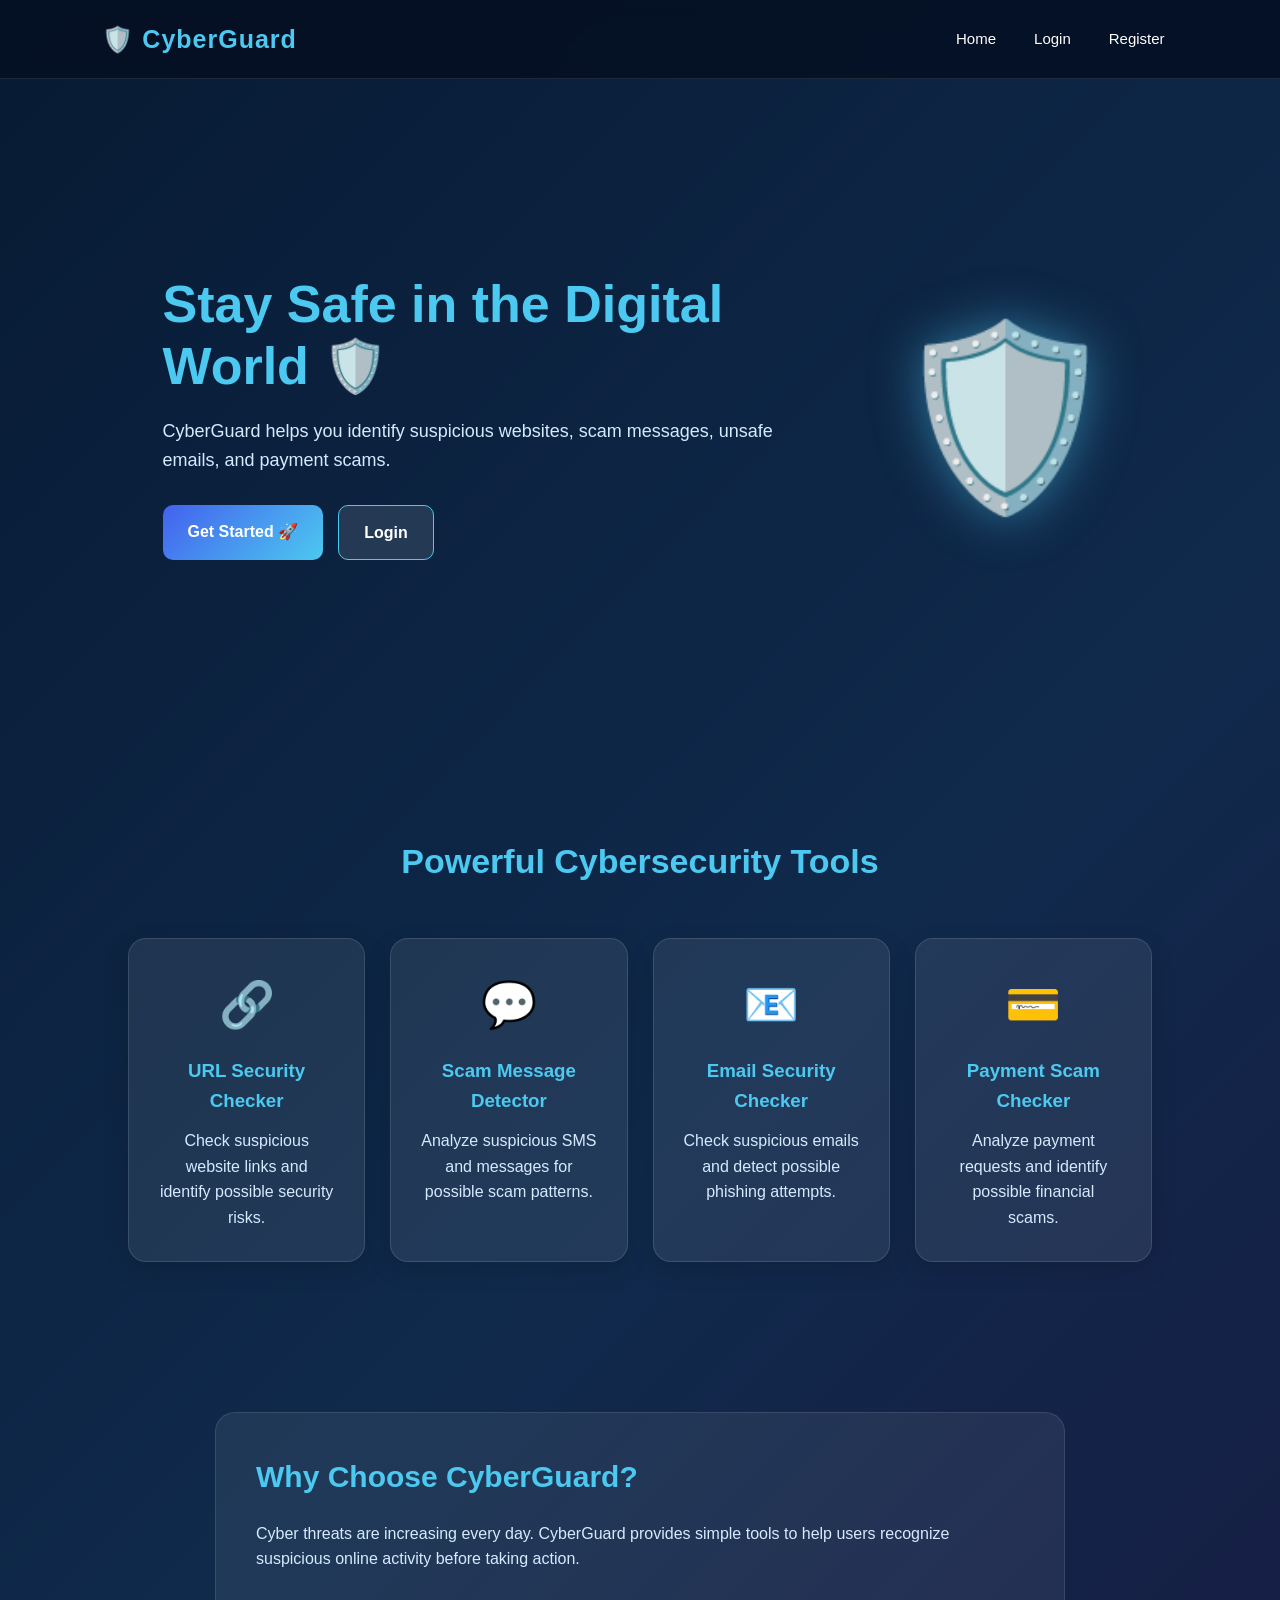
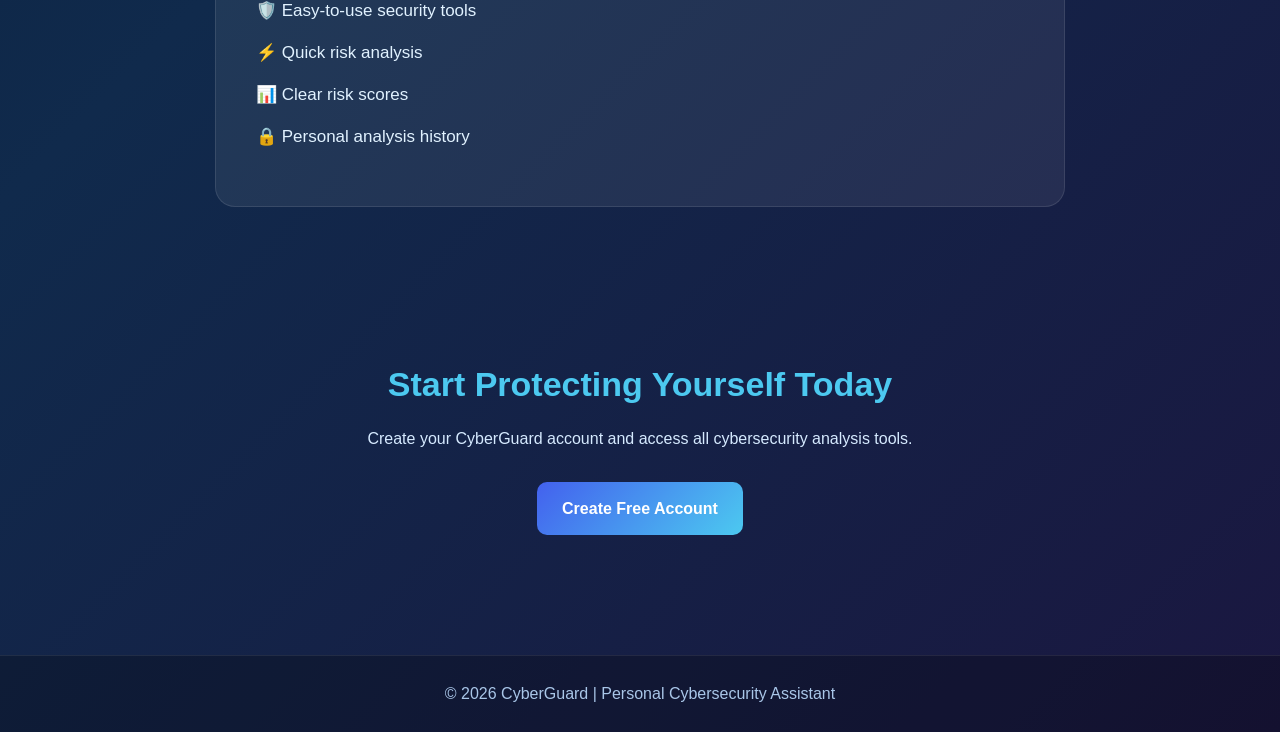
<file: index.html>
<!DOCTYPE html>
<html lang="en">

<head>
    <meta charset="UTF-8">

    <meta name="viewport" content="width=device-width, initial-scale=1.0">

    <title>CyberGuard - Your Cybersecurity Assistant</title>

    <link rel="stylesheet" href="style.css">
</head>


<body>


    <!-- NAVBAR -->

    <nav class="navbar">

        <div class="logo">
            🛡️ CyberGuard
        </div>


        <div class="nav-links">

            <a href="index.html">Home</a>

            <a href="login.html">Login</a>

            <a href="register.html">Register</a>

        </div>

    </nav>



    <!-- HERO SECTION -->

    <section class="hero-section">

        <div class="hero-content">

            <h1>
                Stay Safe in the Digital World 🛡️
            </h1>

            <p>
                CyberGuard helps you identify suspicious websites,
                scam messages, unsafe emails, and payment scams.
            </p>


            <div class="hero-buttons">

                <a href="register.html" class="hero-button">
                    Get Started 🚀
                </a>

                <a href="login.html" class="hero-button secondary-button">
                    Login
                </a>

            </div>

        </div>


        <div class="hero-icon">

            🛡️

        </div>

    </section>



    <!-- FEATURES -->

    <section class="features-section">

        <h2>
            Powerful Cybersecurity Tools
        </h2>


        <div class="features-grid">


            <div class="feature-card">

                <div class="feature-icon">
                    🔗
                </div>

                <h3>
                    URL Security Checker
                </h3>

                <p>
                    Check suspicious website links and identify
                    possible security risks.
                </p>

            </div>



            <div class="feature-card">

                <div class="feature-icon">
                    💬
                </div>

                <h3>
                    Scam Message Detector
                </h3>

                <p>
                    Analyze suspicious SMS and messages for
                    possible scam patterns.
                </p>

            </div>



            <div class="feature-card">

                <div class="feature-icon">
                    📧
                </div>

                <h3>
                    Email Security Checker
                </h3>

                <p>
                    Check suspicious emails and detect possible
                    phishing attempts.
                </p>

            </div>



            <div class="feature-card">

                <div class="feature-icon">
                    💳
                </div>

                <h3>
                    Payment Scam Checker
                </h3>

                <p>
                    Analyze payment requests and identify
                    possible financial scams.
                </p>

            </div>


        </div>

    </section>



    <!-- WHY CYBERGUARD -->

    <section class="why-section">

        <div class="why-content">

            <h2>
                Why Choose CyberGuard?
            </h2>

            <p>
                Cyber threats are increasing every day. CyberGuard
                provides simple tools to help users recognize
                suspicious online activity before taking action.
            </p>


            <ul>

                <li>
                    🛡️ Easy-to-use security tools
                </li>

                <li>
                    ⚡ Quick risk analysis
                </li>

                <li>
                    📊 Clear risk scores
                </li>

                <li>
                    🔒 Personal analysis history
                </li>

            </ul>

        </div>

    </section>



    <!-- CALL TO ACTION -->

    <section class="cta-section">

        <h2>
            Start Protecting Yourself Today
        </h2>

        <p>
            Create your CyberGuard account and access all
            cybersecurity analysis tools.
        </p>


        <a href="register.html" class="hero-button">

            Create Free Account

        </a>

    </section>



    <!-- FOOTER -->

    <footer>

        <p>
            © 2026 CyberGuard |
            Personal Cybersecurity Assistant
        </p>

    </footer>


</body>

</html>
</file>
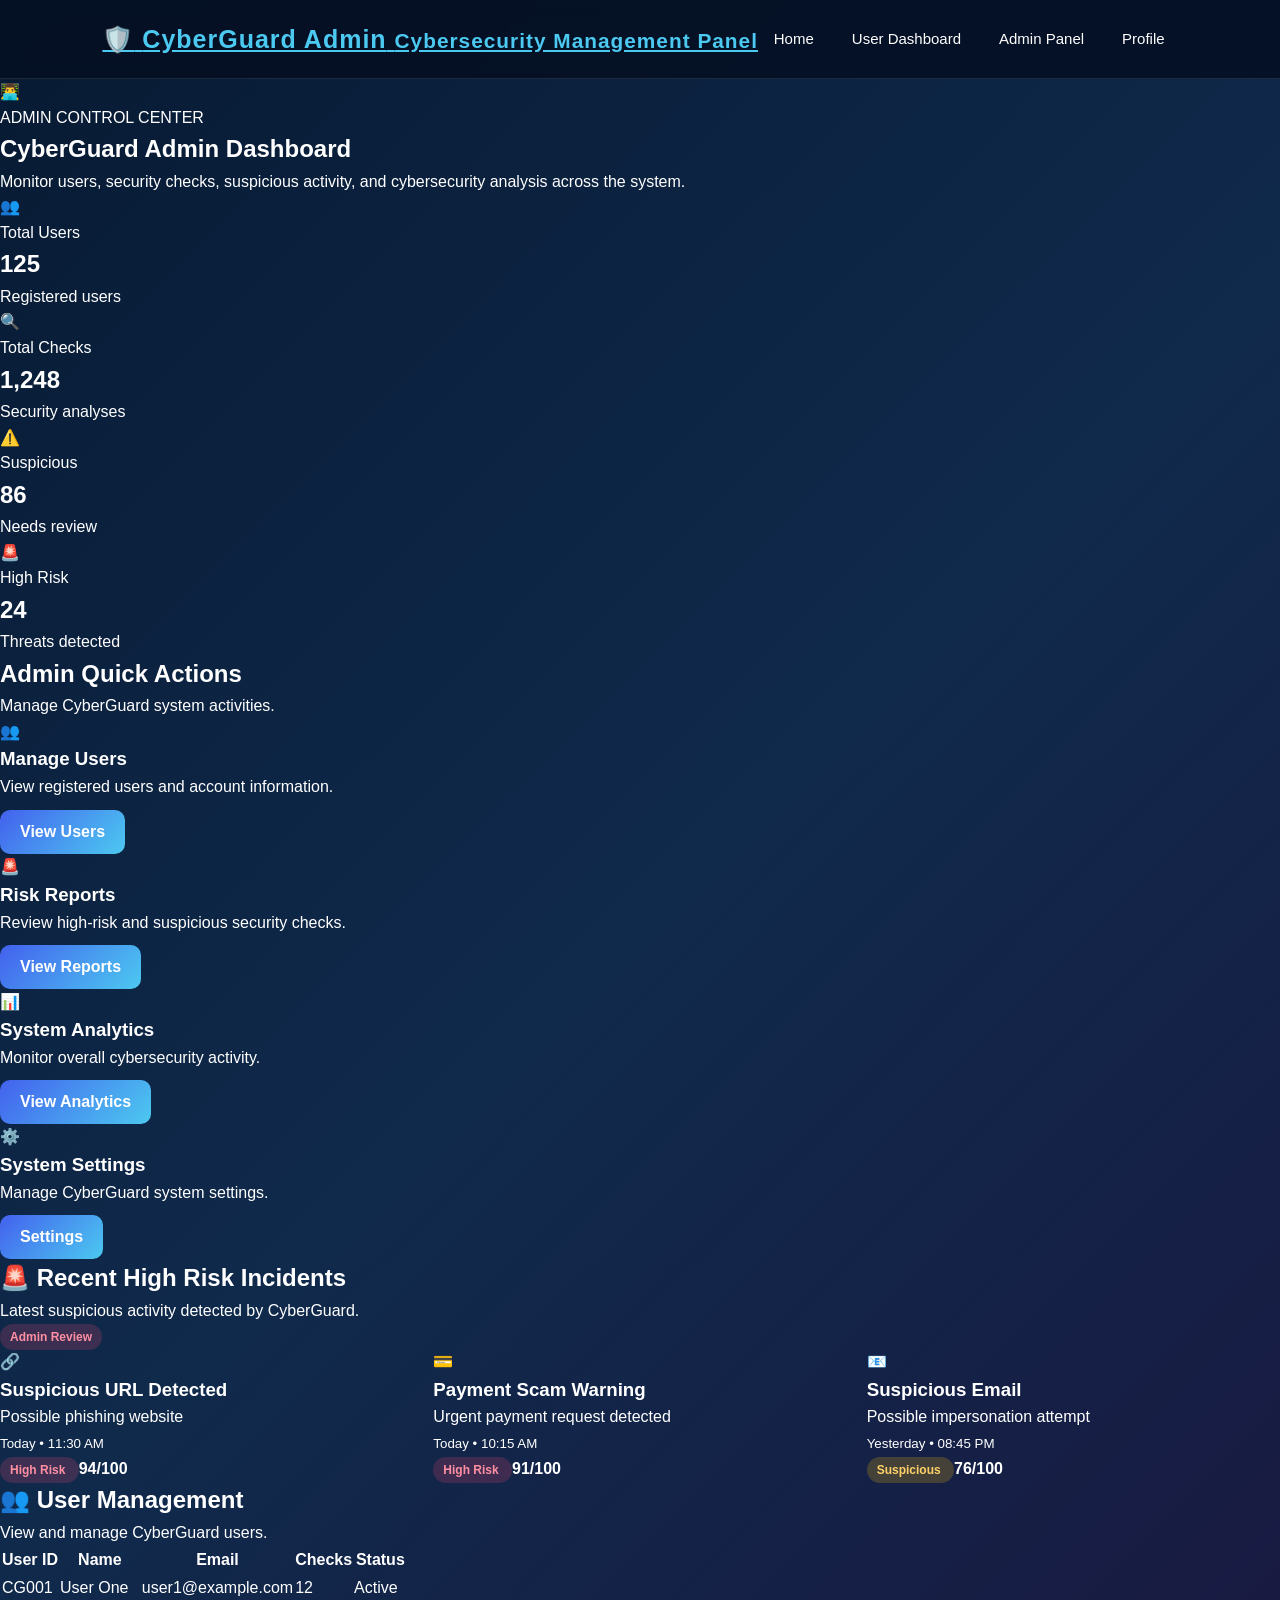
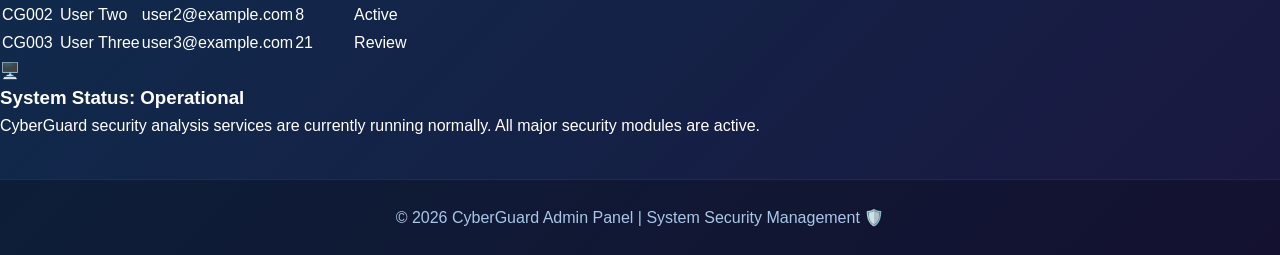
<file: admin.html>
<!DOCTYPE html>
<html lang="en">

<head>
    <meta charset="UTF-8">
    <meta name="viewport" content="width=device-width, initial-scale=1.0">

    <title>Admin Panel | CyberGuard</title>

    <link rel="stylesheet" href="style.css">
</head>

<body class="tool-page-body">


    <!-- Navigation -->
    <nav class="navbar">

        <a href="index.html" class="logo">

            <span class="logo-icon">🛡️</span>

            <span class="logo-text">
                <strong>CyberGuard Admin</strong>
                <small>Cybersecurity Management Panel</small>
            </span>

        </a>


        <div class="nav-links">

            <a href="index.html">Home</a>

            <a href="dashboard.html">User Dashboard</a>

            <a href="admin.html" class="active">
                Admin Panel
            </a>

            <a href="profile.html" class="nav-login">
                Profile
            </a>

        </div>

    </nav>


    <!-- Admin Header -->
    <section class="tool-header">

        <div class="tool-header-icon">
            👨‍💻
        </div>

        <div>

            <span class="section-tag">
                ADMIN CONTROL CENTER
            </span>

            <h1>CyberGuard Admin Dashboard</h1>

            <p>
                Monitor users, security checks, suspicious activity,
                and cybersecurity analysis across the system.
            </p>

        </div>

    </section>


    <!-- Main Content -->
    <main class="tool-container">


        <!-- Admin Statistics -->
        <section class="dashboard-stats">


            <div class="dashboard-stat-card blue-stat">

                <div class="stat-icon">
                    👥
                </div>

                <div>

                    <p>Total Users</p>

                    <h2 id="adminTotalUsers">
                        125
                    </h2>

                    <span>Registered users</span>

                </div>

            </div>


            <div class="dashboard-stat-card green-stat">

                <div class="stat-icon">
                    🔍
                </div>

                <div>

                    <p>Total Checks</p>

                    <h2 id="adminTotalChecks">
                        1,248
                    </h2>

                    <span>Security analyses</span>

                </div>

            </div>


            <div class="dashboard-stat-card yellow-stat">

                <div class="stat-icon">
                    ⚠️
                </div>

                <div>

                    <p>Suspicious</p>

                    <h2 id="adminSuspiciousChecks">
                        86
                    </h2>

                    <span>Needs review</span>

                </div>

            </div>


            <div class="dashboard-stat-card red-stat">

                <div class="stat-icon">
                    🚨
                </div>

                <div>

                    <p>High Risk</p>

                    <h2 id="adminHighRiskChecks">
                        24
                    </h2>

                    <span>Threats detected</span>

                </div>

            </div>


        </section>


        <!-- Admin Quick Actions -->
        <section class="analysis-card">

            <div class="analysis-card-header">

                <div>

                    <h2>Admin Quick Actions</h2>

                    <p>
                        Manage CyberGuard system activities.
                    </p>

                </div>

            </div>


            <div class="example-grid">


                <div class="example-card">

                    <div class="example-icon">
                        👥
                    </div>

                    <h3>Manage Users</h3>

                    <p>
                        View registered users and account information.
                    </p>

                    <button
                        class="primary-action-btn"
                        onclick="showAdminSection('users')"
                    >
                        View Users
                    </button>

                </div>


                <div class="example-card">

                    <div class="example-icon">
                        🚨
                    </div>

                    <h3>Risk Reports</h3>

                    <p>
                        Review high-risk and suspicious security checks.
                    </p>

                    <button
                        class="primary-action-btn"
                        onclick="showAdminSection('risks')"
                    >
                        View Reports
                    </button>

                </div>


                <div class="example-card">

                    <div class="example-icon">
                        📊
                    </div>

                    <h3>System Analytics</h3>

                    <p>
                        Monitor overall cybersecurity activity.
                    </p>

                    <button
                        class="primary-action-btn"
                        onclick="showAdminSection('analytics')"
                    >
                        View Analytics
                    </button>

                </div>


                <div class="example-card">

                    <div class="example-icon">
                        ⚙️
                    </div>

                    <h3>System Settings</h3>

                    <p>
                        Manage CyberGuard system settings.
                    </p>

                    <button
                        class="primary-action-btn"
                        onclick="showAdminSection('settings')"
                    >
                        Settings
                    </button>

                </div>


            </div>

        </section>


        <!-- Recent High Risk Incidents -->
        <section class="analysis-card">

            <div class="analysis-card-header">

                <div>

                    <h2>🚨 Recent High Risk Incidents</h2>

                    <p>
                        Latest suspicious activity detected by CyberGuard.
                    </p>

                </div>

                <span class="risk-badge high-risk">
                    Admin Review
                </span>

            </div>


            <div class="history-list">


                <div class="history-item">

                    <div class="history-icon">
                        🔗
                    </div>

                    <div class="history-details">

                        <h3>Suspicious URL Detected</h3>

                        <p>
                            Possible phishing website
                        </p>

                        <small>
                            Today • 11:30 AM
                        </small>

                    </div>

                    <div class="history-result">

                        <span class="risk-badge high-risk">
                            High Risk
                        </span>

                        <strong>
                            94/100
                        </strong>

                    </div>

                </div>


                <div class="history-item">

                    <div class="history-icon">
                        💳
                    </div>

                    <div class="history-details">

                        <h3>Payment Scam Warning</h3>

                        <p>
                            Urgent payment request detected
                        </p>

                        <small>
                            Today • 10:15 AM
                        </small>

                    </div>

                    <div class="history-result">

                        <span class="risk-badge high-risk">
                            High Risk
                        </span>

                        <strong>
                            91/100
                        </strong>

                    </div>

                </div>


                <div class="history-item">

                    <div class="history-icon">
                        📧
                    </div>

                    <div class="history-details">

                        <h3>Suspicious Email</h3>

                        <p>
                            Possible impersonation attempt
                        </p>

                        <small>
                            Yesterday • 08:45 PM
                        </small>

                    </div>

                    <div class="history-result">

                        <span class="risk-badge suspicious-risk">
                            Suspicious
                        </span>

                        <strong>
                            76/100
                        </strong>

                    </div>

                </div>


            </div>

        </section>


        <!-- User Management -->
        <section
            class="analysis-card admin-section"
            id="usersSection"
        >

            <div class="analysis-card-header">

                <div>

                    <h2>👥 User Management</h2>

                    <p>
                        View and manage CyberGuard users.
                    </p>

                </div>

            </div>


            <div class="admin-table-container">

                <table class="admin-table">

                    <thead>

                        <tr>

                            <th>User ID</th>
                            <th>Name</th>
                            <th>Email</th>
                            <th>Checks</th>
                            <th>Status</th>

                        </tr>

                    </thead>


                    <tbody>

                        <tr>

                            <td>CG001</td>
                            <td>User One</td>
                            <td>user1@example.com</td>
                            <td>12</td>

                            <td>
                                <span class="status-good">
                                    Active
                                </span>
                            </td>

                        </tr>


                        <tr>

                            <td>CG002</td>
                            <td>User Two</td>
                            <td>user2@example.com</td>
                            <td>8</td>

                            <td>
                                <span class="status-good">
                                    Active
                                </span>
                            </td>

                        </tr>


                        <tr>

                            <td>CG003</td>
                            <td>User Three</td>
                            <td>user3@example.com</td>
                            <td>21</td>

                            <td>
                                <span class="status-warning">
                                    Review
                                </span>
                            </td>

                        </tr>

                    </tbody>

                </table>

            </div>

        </section>


        <!-- System Status -->
        <section class="security-warning">

            <div class="warning-icon">
                🖥️
            </div>

            <div>

                <h3>System Status: Operational</h3>

                <p>
                    CyberGuard security analysis services are currently
                    running normally. All major security modules are active.
                </p>

            </div>

        </section>


    </main>


    <!-- Footer -->
    <footer>

        <p>
            © 2026 CyberGuard Admin Panel | System Security Management 🛡️
        </p>

    </footer>


    <script src="script.js"></script>

</body>

</html>
</file>
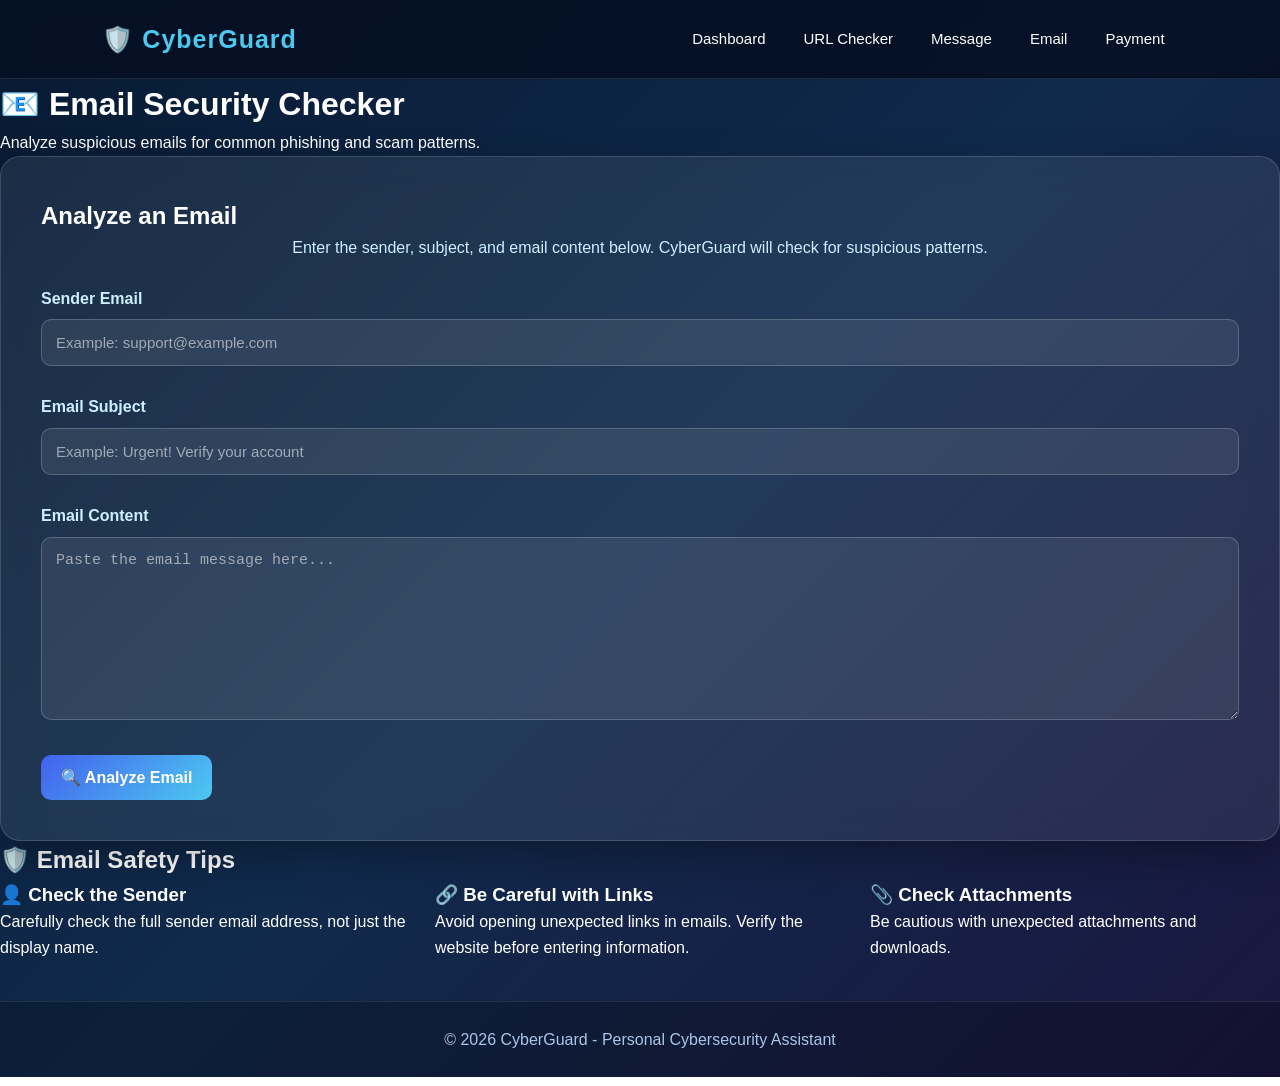
<file: email-checker.html>
<!DOCTYPE html>
<html lang="en">

<head>
    <meta charset="UTF-8">
    <meta name="viewport" content="width=device-width, initial-scale=1.0">

    <title>Email Security Checker - CyberGuard</title>

    <link rel="stylesheet" href="style.css">
</head>

<body>

    <!-- NAVIGATION -->

    <nav class="navbar">

        <div class="logo">
            🛡️ CyberGuard
        </div>

        <div class="nav-links">
            <a href="dashboard.html">Dashboard</a>
            <a href="url-checker.html">URL Checker</a>
            <a href="message-checker.html">Message</a>
            <a href="email-checker.html" class="active">Email</a>
            <a href="payment-checker.html">Payment</a>
        </div>

    </nav>


    <!-- MAIN CONTENT -->

    <main class="checker-page">

        <div class="page-header">

            <h1>📧 Email Security Checker</h1>

            <p>
                Analyze suspicious emails for common phishing and scam patterns.
            </p>

        </div>


        <!-- EMAIL CHECKER -->

        <section class="checker-card">

            <h2>Analyze an Email</h2>

            <p class="description">
                Enter the sender, subject, and email content below.
                CyberGuard will check for suspicious patterns.
            </p>


            <form id="emailForm">

                <!-- SENDER -->

                <div class="input-group">

                    <label for="emailSender">
                        Sender Email
                    </label>

                    <input
                        type="text"
                        id="emailSender"
                        placeholder="Example: support@example.com"
                        autocomplete="off"
                    >

                </div>


                <!-- SUBJECT -->

                <div class="input-group">

                    <label for="emailSubject">
                        Email Subject
                    </label>

                    <input
                        type="text"
                        id="emailSubject"
                        placeholder="Example: Urgent! Verify your account"
                        autocomplete="off"
                    >

                </div>


                <!-- EMAIL CONTENT -->

                <div class="input-group">

                    <label for="emailContent">
                        Email Content
                    </label>

                    <textarea
                        id="emailContent"
                        rows="9"
                        placeholder="Paste the email message here..."
                        required
                    ></textarea>

                </div>


                <!-- ANALYZE BUTTON -->

                <button
                    type="submit"
                    class="analyze-btn"
                >
                    🔍 Analyze Email
                </button>

            </form>

        </section>


        <!-- RESULT SECTION -->

        <section
            id="emailResult"
            class="result-card"
            style="display: none;"
        >

            <div class="result-header">

                <h2>
                    🛡️ Email Security Analysis
                </h2>

                <span
                    id="emailRiskBadge"
                    class="risk-badge"
                >
                    ANALYZING
                </span>

            </div>


            <!-- CHECKED EMAIL -->

            <div class="result-item">

                <h3>
                    📧 Sender
                </h3>

                <p id="checkedEmail">
                    -
                </p>

            </div>


            <!-- RISK SCORE -->

            <div class="score-section">

                <h3>
                    Risk Score
                </h3>

                <div class="score-number">

                    <span id="emailScore">
                        0
                    </span>

                    <span class="score-total">
                        / 100
                    </span>

                </div>


                <div class="risk-meter">

                    <div
                        id="emailMeter"
                        class="risk-meter-fill"
                        style="width: 0%;"
                    >
                    </div>

                </div>

            </div>


            <!-- RISKS -->

            <div class="result-item">

                <h3>
                    ⚠️ Risks Detected
                </h3>

                <ul id="emailRisks">

                    <li>
                        Analysis will appear here.
                    </li>

                </ul>

            </div>


            <!-- RECOMMENDATIONS -->

            <div class="result-item">

                <h3>
                    💡 Safety Recommendations
                </h3>

                <ul id="emailRecommendations">

                    <li>
                        Recommendations will appear here.
                    </li>

                </ul>

            </div>


            <!-- CLOSE BUTTON -->

            <button
                type="button"
                class="secondary-btn"
                onclick="clearResult('emailResult')"
            >
                Close Result
            </button>

        </section>


        <!-- EMAIL SAFETY TIPS -->

        <section class="tips-card">

            <h2>
                🛡️ Email Safety Tips
            </h2>

            <div class="tips-grid">

                <div class="tip">

                    <h3>👤 Check the Sender</h3>

                    <p>
                        Carefully check the full sender email address,
                        not just the display name.
                    </p>

                </div>


                <div class="tip">

                    <h3>🔗 Be Careful with Links</h3>

                    <p>
                        Avoid opening unexpected links in emails.
                        Verify the website before entering information.
                    </p>

                </div>


                <div class="tip">

                    <h3>📎 Check Attachments</h3>

                    <p>
                        Be cautious with unexpected attachments
                        and downloads.
                    </p>

                </div>

            </div>

        </section>

    </main>


    <!-- FOOTER -->

    <footer>

        <p>
            © 2026 CyberGuard -
            Personal Cybersecurity Assistant
        </p>

    </footer>


    <!-- JAVASCRIPT -->

    <script src="script.js"></script>


    <!-- STOP PAGE RELOAD AND ANALYZE -->

    <script>

        document.addEventListener(
            "DOMContentLoaded",
            function () {

                const emailForm =
                    document.getElementById(
                        "emailForm"
                    );

                if (emailForm) {

                    emailForm.addEventListener(
                        "submit",
                        async function (event) {

                            event.preventDefault();

                            await checkEmail();

                        }
                    );

                }

            }
        );

    </script>

</body>

</html>
</file>
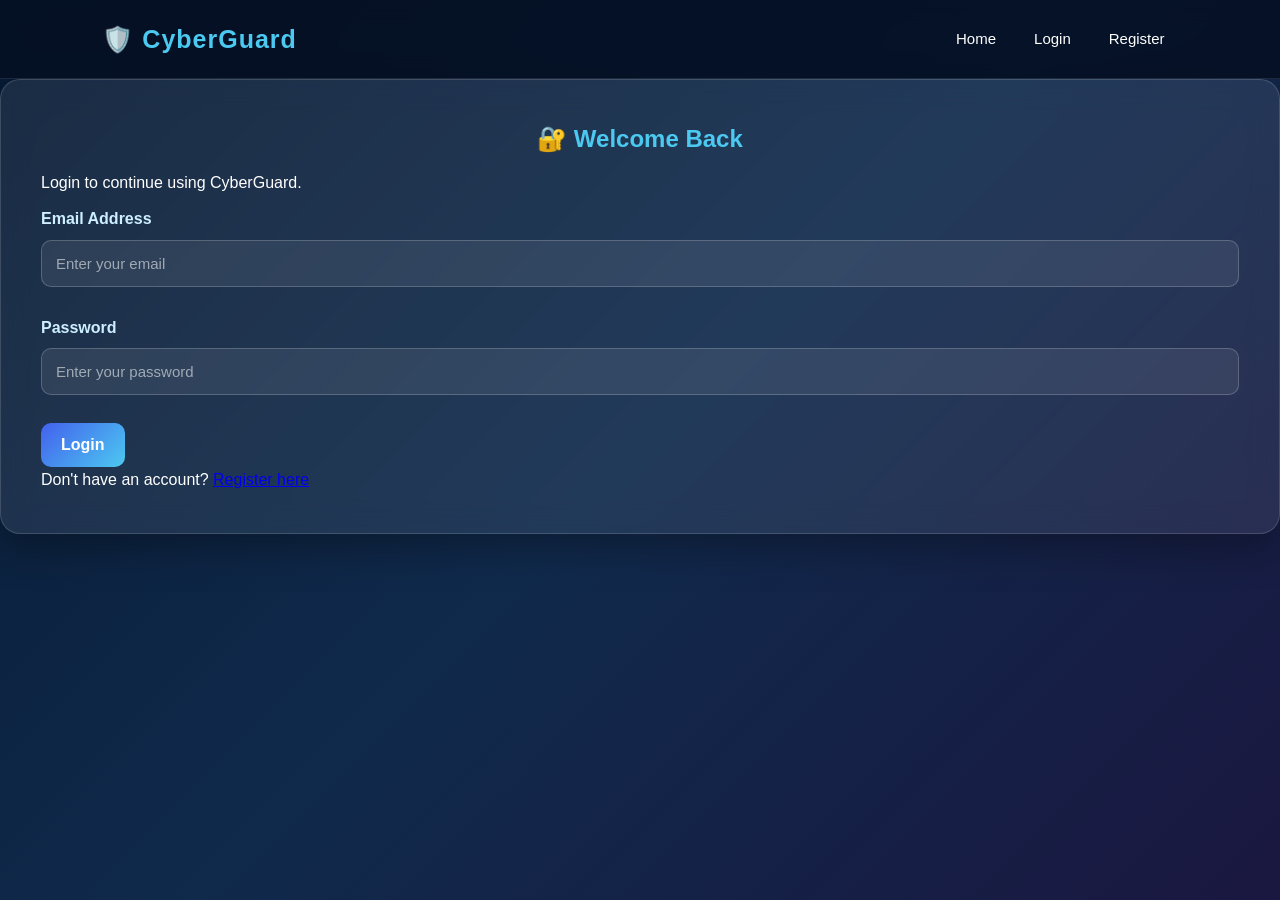
<file: login.html>
<!DOCTYPE html>
<html lang="en">

<head>
    <meta charset="UTF-8">
    <meta name="viewport" content="width=device-width, initial-scale=1.0">

    <title>Login - CyberGuard</title>

    <link rel="stylesheet" href="style.css">
</head>

<body>

    <nav class="navbar">

        <div class="logo">
            🛡️ CyberGuard
        </div>

        <div class="nav-links">
            <a href="index.html">Home</a>
            <a href="login.html">Login</a>
            <a href="register.html">Register</a>
        </div>

    </nav>


    <main class="checker-page">

        <section class="checker-card">

            <div class="page-header">

                <h1>🔐 Welcome Back</h1>

                <p>Login to continue using CyberGuard.</p>

            </div>


            <form id="loginForm">

                <div class="form-group">

                    <label>Email Address</label>

                    <input
                        type="email"
                        id="email"
                        placeholder="Enter your email"
                        required
                    >

                </div>


                <div class="form-group">

                    <label>Password</label>

                    <input
                        type="password"
                        id="password"
                        placeholder="Enter your password"
                        required
                    >

                </div>


                <button
                    type="submit"
                    class="analyze-btn"
                >
                    Login
                </button>


                <p id="loginMessage"></p>


                <p>
                    Don't have an account?

                    <a href="register.html">
                        Register here
                    </a>
                </p>

            </form>

        </section>

    </main>


    <script>

        document
            .getElementById("loginForm")
            .addEventListener(
                "submit",
                async function(event) {

                    event.preventDefault();

                    const email =
                        document
                            .getElementById("email")
                            .value
                            .trim();

                    const password =
                        document
                            .getElementById("password")
                            .value;

                    const message =
                        document
                            .getElementById("loginMessage");

                    message.textContent =
                        "Logging in...";

                    try {

                        const response =
                            await fetch(
                                "/api/login",
                                {

                                    method: "POST",

                                    headers: {
                                        "Content-Type":
                                            "application/json"
                                    },

                                    body:
                                        JSON.stringify({

                                            email: email,

                                            password: password

                                        })

                                }
                            );

                        const data =
                            await response.json();

                        if (data.success) {

                            message.textContent =
                                "Login successful!";

                            setTimeout(
                                function() {

                                    window.location.href =
                                        "dashboard.html";

                                },
                                1000
                            );

                        }

                        else {

                            message.textContent =
                                data.message ||
                                "Invalid email or password.";

                        }

                    }

                    catch (error) {

                        console.error(error);

                        message.textContent =
                            "Unable to connect to server.";

                    }

                }
            );

    </script>

</body>

</html>
</file>
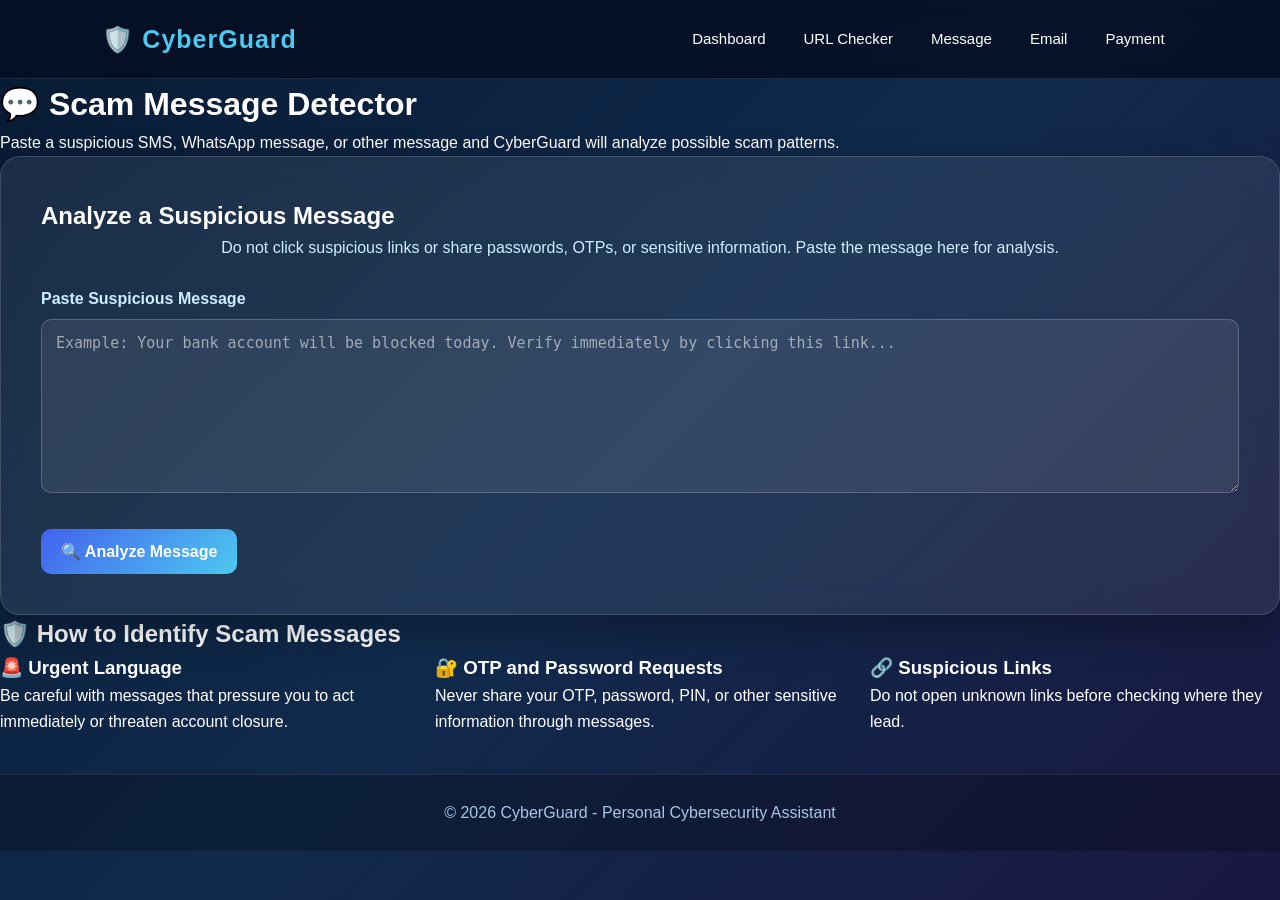
<file: message-checker.html>
<!DOCTYPE html>
<html lang="en">

<head>
    <meta charset="UTF-8">
    <meta name="viewport" content="width=device-width, initial-scale=1.0">

    <title>Scam Message Detector - CyberGuard</title>

    <link rel="stylesheet" href="style.css">
</head>

<body>

    <!-- NAVIGATION -->

    <nav class="navbar">

        <div class="logo">
            🛡️ CyberGuard
        </div>

        <div class="nav-links">
            <a href="dashboard.html">Dashboard</a>
            <a href="url-checker.html">URL Checker</a>
            <a href="message-checker.html" class="active">Message</a>
            <a href="email-checker.html">Email</a>
            <a href="payment-checker.html">Payment</a>
        </div>

    </nav>


    <!-- MAIN CONTENT -->

    <main class="checker-page">

        <div class="page-header">

            <h1>💬 Scam Message Detector</h1>

            <p>
                Paste a suspicious SMS, WhatsApp message, or other message
                and CyberGuard will analyze possible scam patterns.
            </p>

        </div>


        <!-- MESSAGE CHECKER CARD -->

        <section class="checker-card">

            <h2>Analyze a Suspicious Message</h2>

            <p class="description">
                Do not click suspicious links or share passwords, OTPs,
                or sensitive information. Paste the message here for analysis.
            </p>


            <form id="messageForm">

                <div class="input-group">

                    <label for="messageInput">
                        Paste Suspicious Message
                    </label>

                    <textarea
                        id="messageInput"
                        rows="8"
                        placeholder="Example: Your bank account will be blocked today. Verify immediately by clicking this link..."
                        required
                    ></textarea>

                </div>


                <button
                    type="submit"
                    class="analyze-btn"
                >
                    🔍 Analyze Message
                </button>

            </form>

        </section>


        <!-- RESULT SECTION -->

        <section
            id="messageResult"
            class="result-card"
            style="display: none;"
        >

            <div class="result-header">

                <h2>
                    🛡️ Message Security Analysis
                </h2>

                <span
                    id="messageRiskBadge"
                    class="risk-badge"
                >
                    ANALYZING
                </span>

            </div>


            <!-- CHECKED MESSAGE -->

            <div class="result-item">

                <h3>
                    💬 Checked Message
                </h3>

                <p id="checkedMessage">
                    -
                </p>

            </div>


            <!-- RISK SCORE -->

            <div class="score-section">

                <h3>
                    Risk Score
                </h3>

                <div class="score-number">

                    <span id="messageScore">
                        0
                    </span>

                    <span class="score-total">
                        / 100
                    </span>

                </div>


                <div class="risk-meter">

                    <div
                        id="messageMeter"
                        class="risk-meter-fill"
                        style="width: 0%;"
                    >
                    </div>

                </div>

            </div>


            <!-- RISKS DETECTED -->

            <div class="result-item">

                <h3>
                    ⚠️ Risks Detected
                </h3>

                <ul id="messageRisks">

                    <li>
                        Analysis will appear here.
                    </li>

                </ul>

            </div>


            <!-- SAFETY RECOMMENDATIONS -->

            <div class="result-item">

                <h3>
                    💡 Safety Recommendations
                </h3>

                <ul id="messageRecommendations">

                    <li>
                        Recommendations will appear here.
                    </li>

                </ul>

            </div>


            <!-- CLOSE BUTTON -->

            <button
                type="button"
                class="secondary-btn"
                onclick="clearResult('messageResult')"
            >
                Close Result
            </button>

        </section>


        <!-- SAFETY TIPS -->

        <section class="tips-card">

            <h2>
                🛡️ How to Identify Scam Messages
            </h2>

            <div class="tips-grid">

                <div class="tip">

                    <h3>🚨 Urgent Language</h3>

                    <p>
                        Be careful with messages that pressure you to
                        act immediately or threaten account closure.
                    </p>

                </div>


                <div class="tip">

                    <h3>🔐 OTP and Password Requests</h3>

                    <p>
                        Never share your OTP, password, PIN, or other
                        sensitive information through messages.
                    </p>

                </div>


                <div class="tip">

                    <h3>🔗 Suspicious Links</h3>

                    <p>
                        Do not open unknown links before checking
                        where they lead.
                    </p>

                </div>

            </div>

        </section>

    </main>


    <!-- FOOTER -->

    <footer>

        <p>
            © 2026 CyberGuard -
            Personal Cybersecurity Assistant
        </p>

    </footer>


    <!-- MAIN JAVASCRIPT -->

    <script src="script.js"></script>


    <!-- PREVENT FORM RELOAD -->

    <script>

        document.addEventListener(
            "DOMContentLoaded",
            function () {

                const messageForm =
                    document.getElementById(
                        "messageForm"
                    );

                if (messageForm) {

                    messageForm.addEventListener(
                        "submit",
                        async function (event) {

                            // STOP PAGE RELOAD
                            event.preventDefault();

                            // RUN MESSAGE ANALYSIS
                            await checkMessage();

                        }
                    );

                }

            }
        );

    </script>

</body>

</html>
</file>
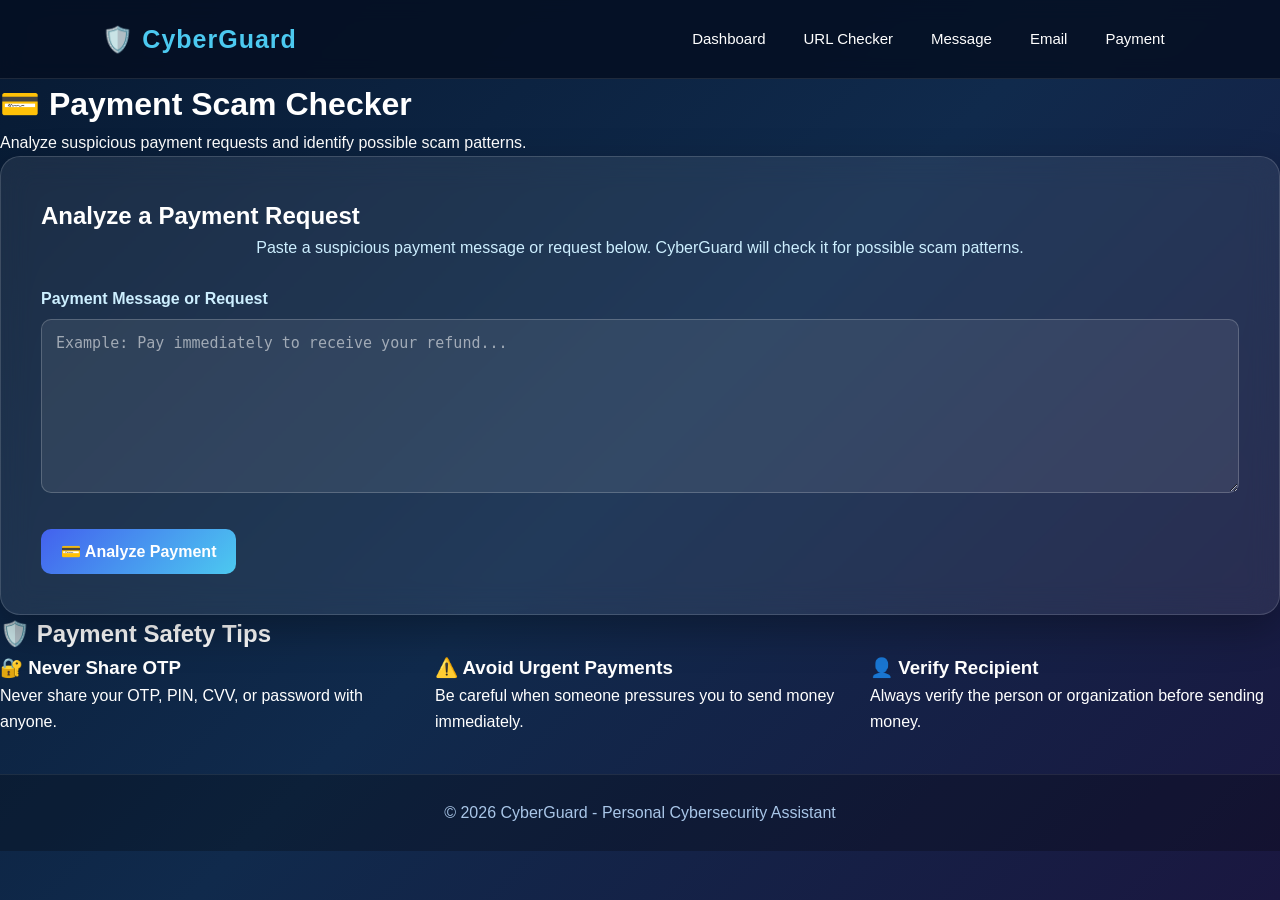
<file: payment-checker.html>
<!DOCTYPE html>
<html lang="en">

<head>
    <meta charset="UTF-8">
    <meta name="viewport" content="width=device-width, initial-scale=1.0">

    <title>Payment Scam Checker - CyberGuard</title>

    <link rel="stylesheet" href="style.css">
</head>

<body>

    <!-- NAVIGATION -->

    <nav class="navbar">

        <div class="logo">
            🛡️ CyberGuard
        </div>

        <div class="nav-links">
            <a href="dashboard.html">Dashboard</a>
            <a href="url-checker.html">URL Checker</a>
            <a href="message-checker.html">Message</a>
            <a href="email-checker.html">Email</a>
            <a href="payment-checker.html" class="active">Payment</a>
        </div>

    </nav>


    <!-- MAIN CONTENT -->

    <main class="checker-page">

        <div class="page-header">

            <h1>💳 Payment Scam Checker</h1>

            <p>
                Analyze suspicious payment requests and identify possible scam patterns.
            </p>

        </div>


        <!-- PAYMENT CHECKER -->

        <section class="checker-card">

            <h2>Analyze a Payment Request</h2>

            <p class="description">
                Paste a suspicious payment message or request below.
                CyberGuard will check it for possible scam patterns.
            </p>


            <form id="paymentForm">

                <div class="input-group">

                    <label for="paymentInput">
                        Payment Message or Request
                    </label>

                    <textarea
                        id="paymentInput"
                        rows="8"
                        placeholder="Example: Pay immediately to receive your refund..."
                        required
                    ></textarea>

                </div>


                <button
                    type="submit"
                    class="analyze-btn"
                >
                    💳 Analyze Payment
                </button>

            </form>

        </section>


        <!-- RESULT SECTION -->

        <section
            id="paymentResult"
            class="result-card"
            style="display: none;"
        >

            <div class="result-header">

                <h2>🛡️ Payment Security Analysis</h2>

                <span
                    id="paymentRiskBadge"
                    class="risk-badge"
                >
                    ANALYZING
                </span>

            </div>


            <div class="result-item">

                <h3>💳 Checked Payment Request</h3>

                <p id="checkedPayment">
                    -
                </p>

            </div>


            <!-- RISK SCORE -->

            <div class="score-section">

                <h3>Risk Score</h3>

                <div class="score-number">

                    <span id="paymentScore">0</span>

                    <span class="score-total">/ 100</span>

                </div>


                <div class="risk-meter">

                    <div
                        id="paymentMeter"
                        class="risk-meter-fill"
                        style="width: 0%;"
                    ></div>

                </div>

            </div>


            <!-- RISKS -->

            <div class="result-item">

                <h3>⚠️ Risks Detected</h3>

                <ul id="paymentRisks">

                    <li>Analysis will appear here.</li>

                </ul>

            </div>


            <!-- RECOMMENDATIONS -->

            <div class="result-item">

                <h3>💡 Safety Recommendations</h3>

                <ul id="paymentRecommendations">

                    <li>Recommendations will appear here.</li>

                </ul>

            </div>


            <button
                type="button"
                class="secondary-btn"
                onclick="clearResult('paymentResult')"
            >
                Close Result
            </button>

        </section>


        <!-- SAFETY TIPS -->

        <section class="tips-card">

            <h2>🛡️ Payment Safety Tips</h2>

            <div class="tips-grid">

                <div class="tip">

                    <h3>🔐 Never Share OTP</h3>

                    <p>
                        Never share your OTP, PIN, CVV, or password
                        with anyone.
                    </p>

                </div>


                <div class="tip">

                    <h3>⚠️ Avoid Urgent Payments</h3>

                    <p>
                        Be careful when someone pressures you
                        to send money immediately.
                    </p>

                </div>


                <div class="tip">

                    <h3>👤 Verify Recipient</h3>

                    <p>
                        Always verify the person or organization
                        before sending money.
                    </p>

                </div>

            </div>

        </section>

    </main>


    <!-- FOOTER -->

    <footer>

        <p>
            © 2026 CyberGuard -
            Personal Cybersecurity Assistant
        </p>

    </footer>


    <!-- JAVASCRIPT -->

    <script src="script.js"></script>


    <!-- PAYMENT FORM HANDLER -->

    <script>

        document.addEventListener(
            "DOMContentLoaded",
            function () {

                const paymentForm =
                    document.getElementById(
                        "paymentForm"
                    );

                if (paymentForm) {

                    paymentForm.addEventListener(
                        "submit",
                        async function (event) {

                            // Stop page reload
                            event.preventDefault();

                            // Run payment analysis
                            await checkPayment();

                        }
                    );

                }

            }
        );

    </script>

</body>

</html>
</file>
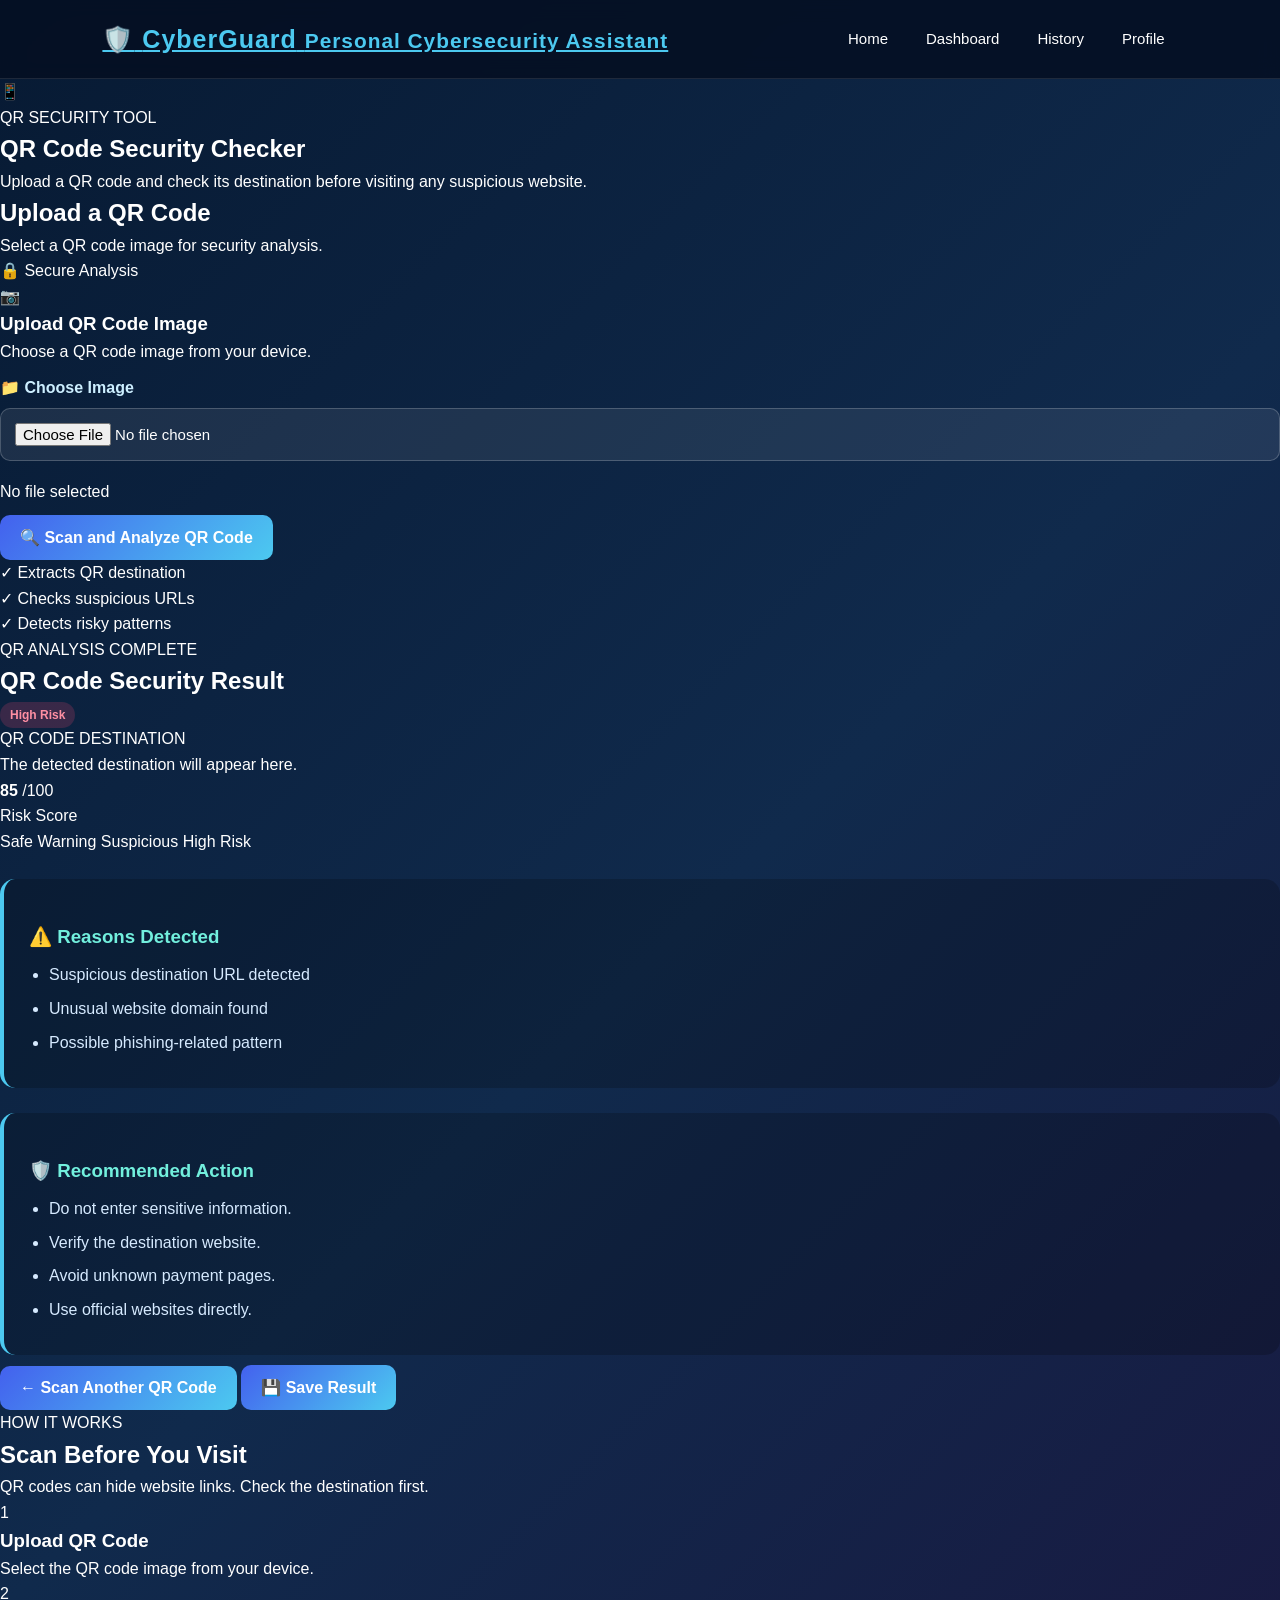
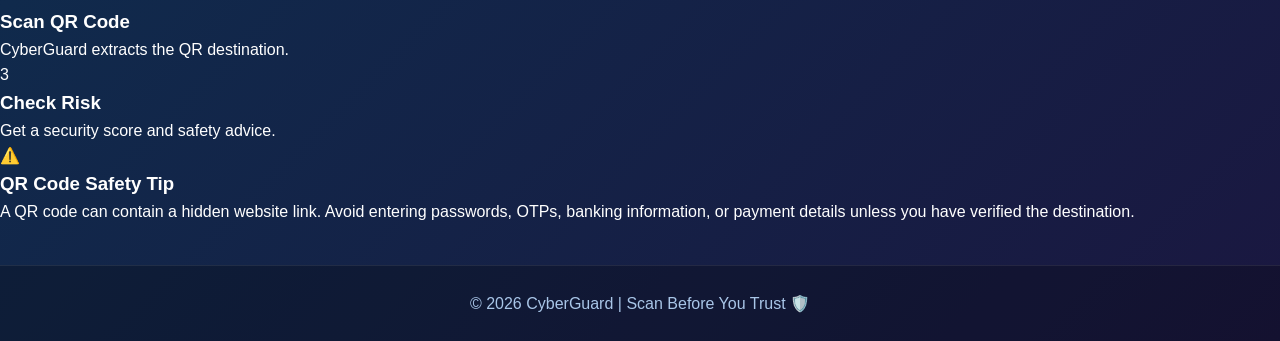
<file: qr-checker.html>
<!DOCTYPE html>
<html lang="en">

<head>
    <meta charset="UTF-8">
    <meta name="viewport" content="width=device-width, initial-scale=1.0">

    <title>QR Code Security Checker | CyberGuard</title>

    <link rel="stylesheet" href="style.css">
</head>

<body class="tool-page-body">

    <!-- Navigation -->
    <nav class="navbar">

        <a href="index.html" class="logo">

            <span class="logo-icon">🛡️</span>

            <span class="logo-text">
                <strong>CyberGuard</strong>
                <small>Personal Cybersecurity Assistant</small>
            </span>

        </a>

        <div class="nav-links">
            <a href="index.html">Home</a>
            <a href="dashboard.html">Dashboard</a>
            <a href="history.html">History</a>
            <a href="profile.html" class="nav-login">Profile</a>
        </div>

    </nav>


    <!-- Tool Header -->
    <section class="tool-header">

        <div class="tool-header-icon">
            📱
        </div>

        <div>

            <span class="section-tag">
                QR SECURITY TOOL
            </span>

            <h1>QR Code Security Checker</h1>

            <p>
                Upload a QR code and check its destination before
                visiting any suspicious website.
            </p>

        </div>

    </section>


    <!-- Main Content -->
    <main class="tool-container">


        <!-- QR Upload Card -->
        <section class="analysis-card">

            <div class="analysis-card-header">

                <div>

                    <h2>Upload a QR Code</h2>

                    <p>
                        Select a QR code image for security analysis.
                    </p>

                </div>

                <span class="tool-status">
                    🔒 Secure Analysis
                </span>

            </div>


            <form id="qrCheckForm">


                <!-- Upload Area -->
                <div class="qr-upload-area">

                    <div class="upload-icon">
                        📷
                    </div>

                    <h3>Upload QR Code Image</h3>

                    <p>
                        Choose a QR code image from your device.
                    </p>

                    <label for="qrImage" class="upload-btn">

                        📁 Choose Image

                    </label>

                    <input
                        type="file"
                        id="qrImage"
                        accept="image/*"
                        required
                    >

                    <p
                        id="selectedFile"
                        class="selected-file"
                    >
                        No file selected
                    </p>

                </div>


                <button
                    type="submit"
                    class="analyze-btn"
                >
                    🔍 Scan and Analyze QR Code
                </button>

            </form>


            <!-- Information -->
            <div class="tool-info">

                <div>
                    <span>✓</span>
                    Extracts QR destination
                </div>

                <div>
                    <span>✓</span>
                    Checks suspicious URLs
                </div>

                <div>
                    <span>✓</span>
                    Detects risky patterns
                </div>

            </div>

        </section>


        <!-- Result Section -->
        <section
            class="analysis-result"
            id="qrResult"
        >

            <div class="result-header">

                <div>

                    <span class="section-tag">
                        QR ANALYSIS COMPLETE
                    </span>

                    <h2>QR Code Security Result</h2>

                </div>

                <span
                    class="risk-badge high-risk"
                    id="qrRiskStatus"
                >
                    High Risk
                </span>

            </div>


            <!-- QR Destination -->
            <div class="checked-content">

                <span class="checked-label">
                    QR CODE DESTINATION
                </span>

                <p id="qrDestination">
                    The detected destination will appear here.
                </p>

            </div>


            <!-- Risk Score -->
            <div class="risk-score-section">

                <div class="large-score">

                    <div class="score-value">

                        <strong id="qrRiskScore">
                            85
                        </strong>

                        <span>/100</span>

                    </div>

                    <p>Risk Score</p>

                </div>


                <div class="risk-meter-container">

                    <div class="risk-meter-labels">

                        <span>Safe</span>
                        <span>Warning</span>
                        <span>Suspicious</span>
                        <span>High Risk</span>

                    </div>

                    <div class="risk-meter">

                        <div
                            class="risk-meter-fill high-fill"
                            id="qrRiskMeter"
                        ></div>

                    </div>

                </div>

            </div>


            <!-- Result Details -->
            <div class="result-details">


                <!-- Reasons -->
                <div class="result-box">

                    <h3>⚠️ Reasons Detected</h3>

                    <ul id="qrReasons">

                        <li>
                            Suspicious destination URL detected
                        </li>

                        <li>
                            Unusual website domain found
                        </li>

                        <li>
                            Possible phishing-related pattern
                        </li>

                    </ul>

                </div>


                <!-- Recommendations -->
                <div class="result-box recommendation-box">

                    <h3>🛡️ Recommended Action</h3>

                    <ul>

                        <li>
                            Do not enter sensitive information.
                        </li>

                        <li>
                            Verify the destination website.
                        </li>

                        <li>
                            Avoid unknown payment pages.
                        </li>

                        <li>
                            Use official websites directly.
                        </li>

                    </ul>

                </div>

            </div>


            <!-- Actions -->
            <div class="result-actions">

                <button
                    class="secondary-action-btn"
                    onclick="resetQrCheck()"
                >
                    ← Scan Another QR Code
                </button>

                <button
                    class="primary-action-btn"
                    onclick="saveCheck('QR Code')"
                >
                    💾 Save Result
                </button>

            </div>

        </section>


        <!-- How It Works -->
        <section class="how-it-works">

            <div class="section-heading">

                <span class="section-tag">
                    HOW IT WORKS
                </span>

                <h2>Scan Before You Visit</h2>

                <p>
                    QR codes can hide website links. Check the destination first.
                </p>

            </div>


            <div class="steps-container">


                <div class="step">

                    <div class="step-number">
                        1
                    </div>

                    <h3>Upload QR Code</h3>

                    <p>
                        Select the QR code image from your device.
                    </p>

                </div>


                <div class="step">

                    <div class="step-number">
                        2
                    </div>

                    <h3>Scan QR Code</h3>

                    <p>
                        CyberGuard extracts the QR destination.
                    </p>

                </div>


                <div class="step">

                    <div class="step-number">
                        3
                    </div>

                    <h3>Check Risk</h3>

                    <p>
                        Get a security score and safety advice.
                    </p>

                </div>

            </div>

        </section>


        <!-- Safety Warning -->
        <section class="security-warning">

            <div class="warning-icon">
                ⚠️
            </div>

            <div>

                <h3>QR Code Safety Tip</h3>

                <p>
                    A QR code can contain a hidden website link. Avoid
                    entering passwords, OTPs, banking information, or
                    payment details unless you have verified the destination.
                </p>

            </div>

        </section>

    </main>


    <!-- Footer -->
    <footer>

        <p>
            © 2026 CyberGuard | Scan Before You Trust 🛡️
        </p>

    </footer>


    <script src="script.js"></script>

</body>

</html>
</file>
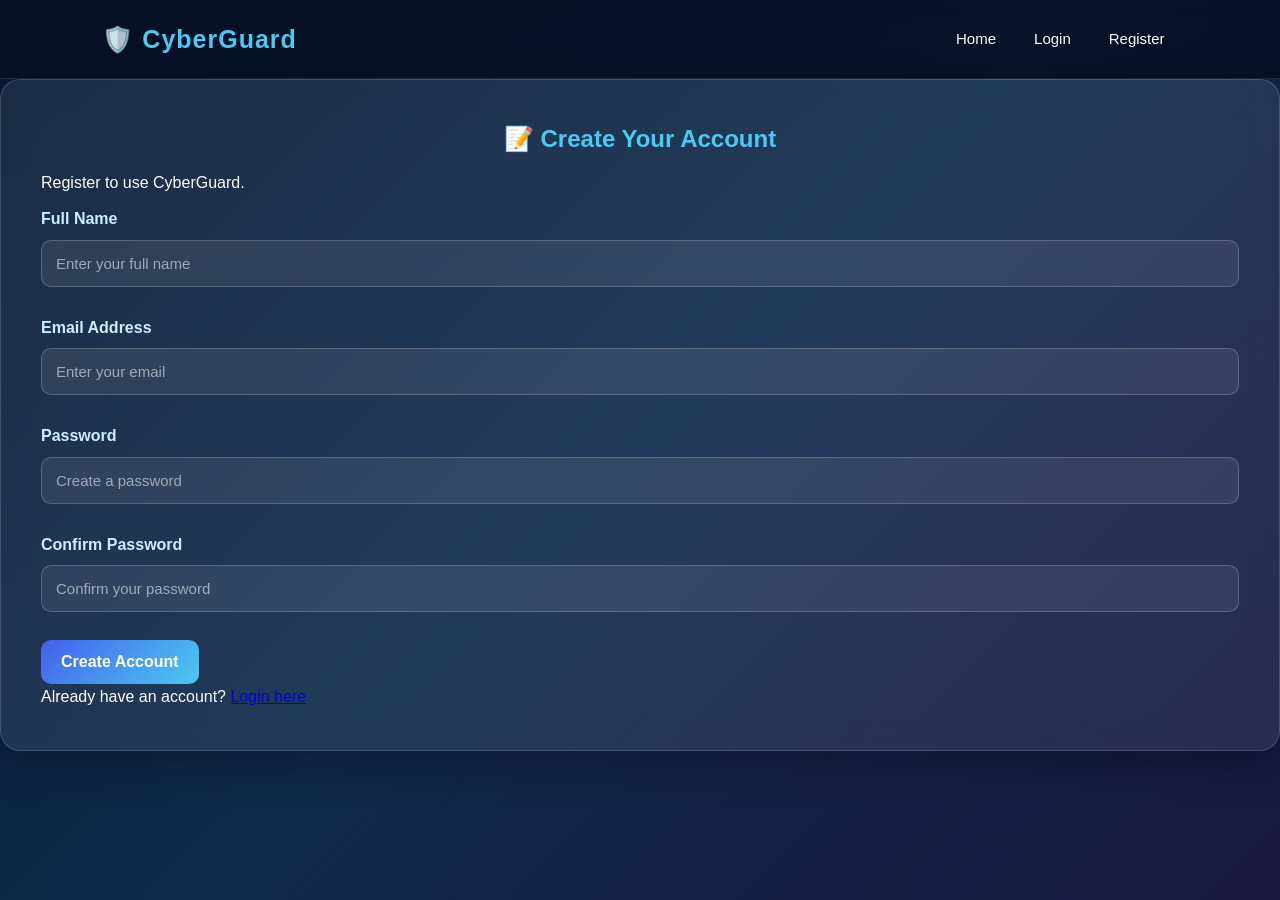
<file: register.html>
<!DOCTYPE html>
<html lang="en">

<head>
    <meta charset="UTF-8">
    <meta name="viewport" content="width=device-width, initial-scale=1.0">

    <title>Register - CyberGuard</title>

    <link rel="stylesheet" href="style.css">
</head>

<body>

    <nav class="navbar">

        <div class="logo">
            🛡️ CyberGuard
        </div>

        <div class="nav-links">
            <a href="index.html">Home</a>
            <a href="login.html">Login</a>
            <a href="register.html">Register</a>
        </div>

    </nav>


    <main class="checker-page">

        <section class="checker-card">

            <div class="page-header">

                <h1>📝 Create Your Account</h1>

                <p>Register to use CyberGuard.</p>

            </div>


            <form id="registerForm">


                <div class="form-group">

                    <label>Full Name</label>

                    <input
                        type="text"
                        id="name"
                        placeholder="Enter your full name"
                        required
                    >

                </div>


                <div class="form-group">

                    <label>Email Address</label>

                    <input
                        type="email"
                        id="email"
                        placeholder="Enter your email"
                        required
                    >

                </div>


                <div class="form-group">

                    <label>Password</label>

                    <input
                        type="password"
                        id="password"
                        placeholder="Create a password"
                        required
                    >

                </div>


                <div class="form-group">

                    <label>Confirm Password</label>

                    <input
                        type="password"
                        id="confirmPassword"
                        placeholder="Confirm your password"
                        required
                    >

                </div>


                <button
                    type="submit"
                    class="analyze-btn"
                >
                    Create Account
                </button>


                <p id="registerMessage"></p>


                <p>

                    Already have an account?

                    <a href="login.html">
                        Login here
                    </a>

                </p>


            </form>

        </section>

    </main>


    <script>

        document
            .getElementById("registerForm")
            .addEventListener(
                "submit",
                async function(event) {

                    event.preventDefault();


                    const name =
                        document
                            .getElementById("name")
                            .value
                            .trim();


                    const email =
                        document
                            .getElementById("email")
                            .value
                            .trim();


                    const password =
                        document
                            .getElementById("password")
                            .value;


                    const confirmPassword =
                        document
                            .getElementById("confirmPassword")
                            .value;


                    const message =
                        document
                            .getElementById(
                                "registerMessage"
                            );


                    if (
                        password !==
                        confirmPassword
                    ) {

                        message.textContent =
                            "Passwords do not match.";

                        return;

                    }


                    message.textContent =
                        "Creating account...";


                    try {

                        const response =
                            await fetch(
                                "/api/register",
                                {

                                    method: "POST",

                                    headers: {

                                        "Content-Type":
                                            "application/json"

                                    },

                                    body:
                                        JSON.stringify({

                                            name: name,

                                            email: email,

                                            password: password

                                        })

                                }
                            );


                        const data =
                            await response.json();


                        if (data.success) {

                            message.textContent =
                                "Registration successful! You can now login.";


                            setTimeout(
                                function() {

                                    window.location.href =
                                        "login.html";

                                },

                                1500
                            );

                        }

                        else {

                            message.textContent =
                                data.message;

                        }

                    }

                    catch (error) {

                        console.error(error);

                        message.textContent =
                            "Unable to connect to server.";

                    }

                }
            );

    </script>

</body>

</html>
</file>
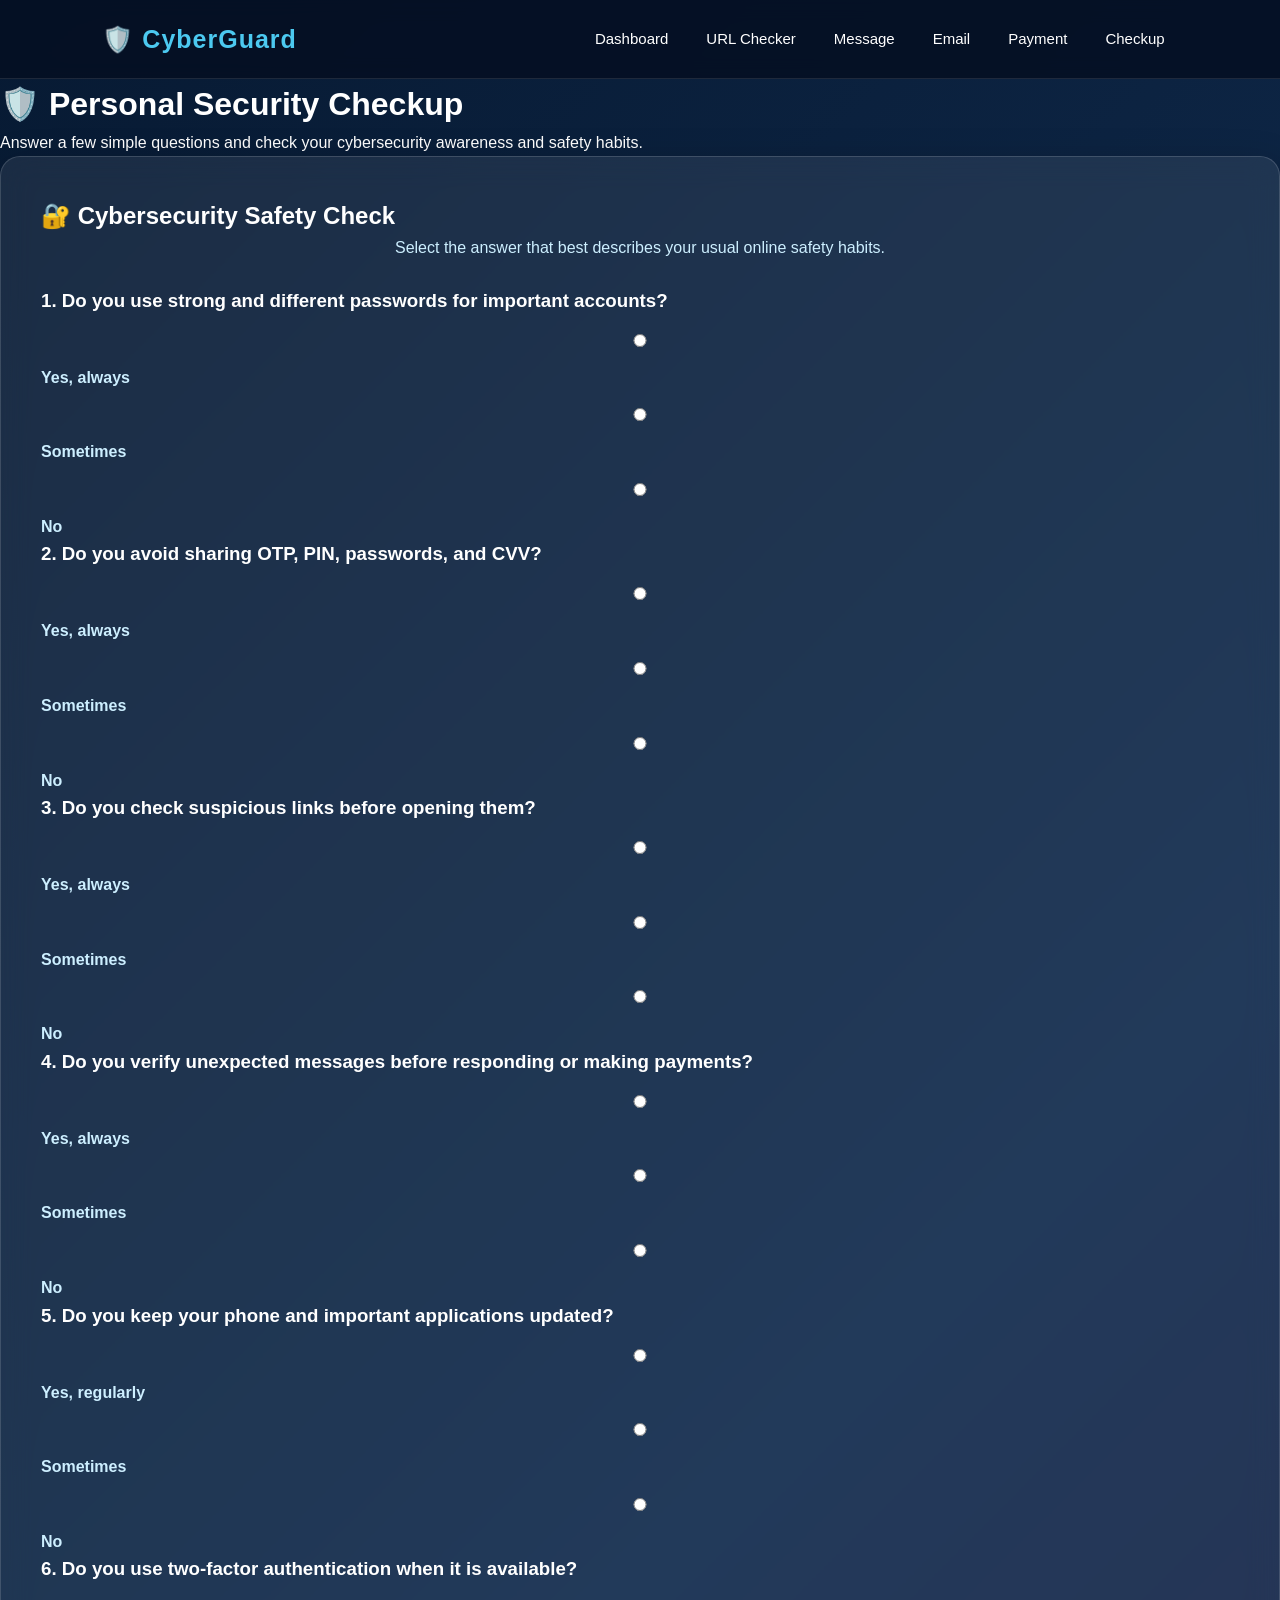
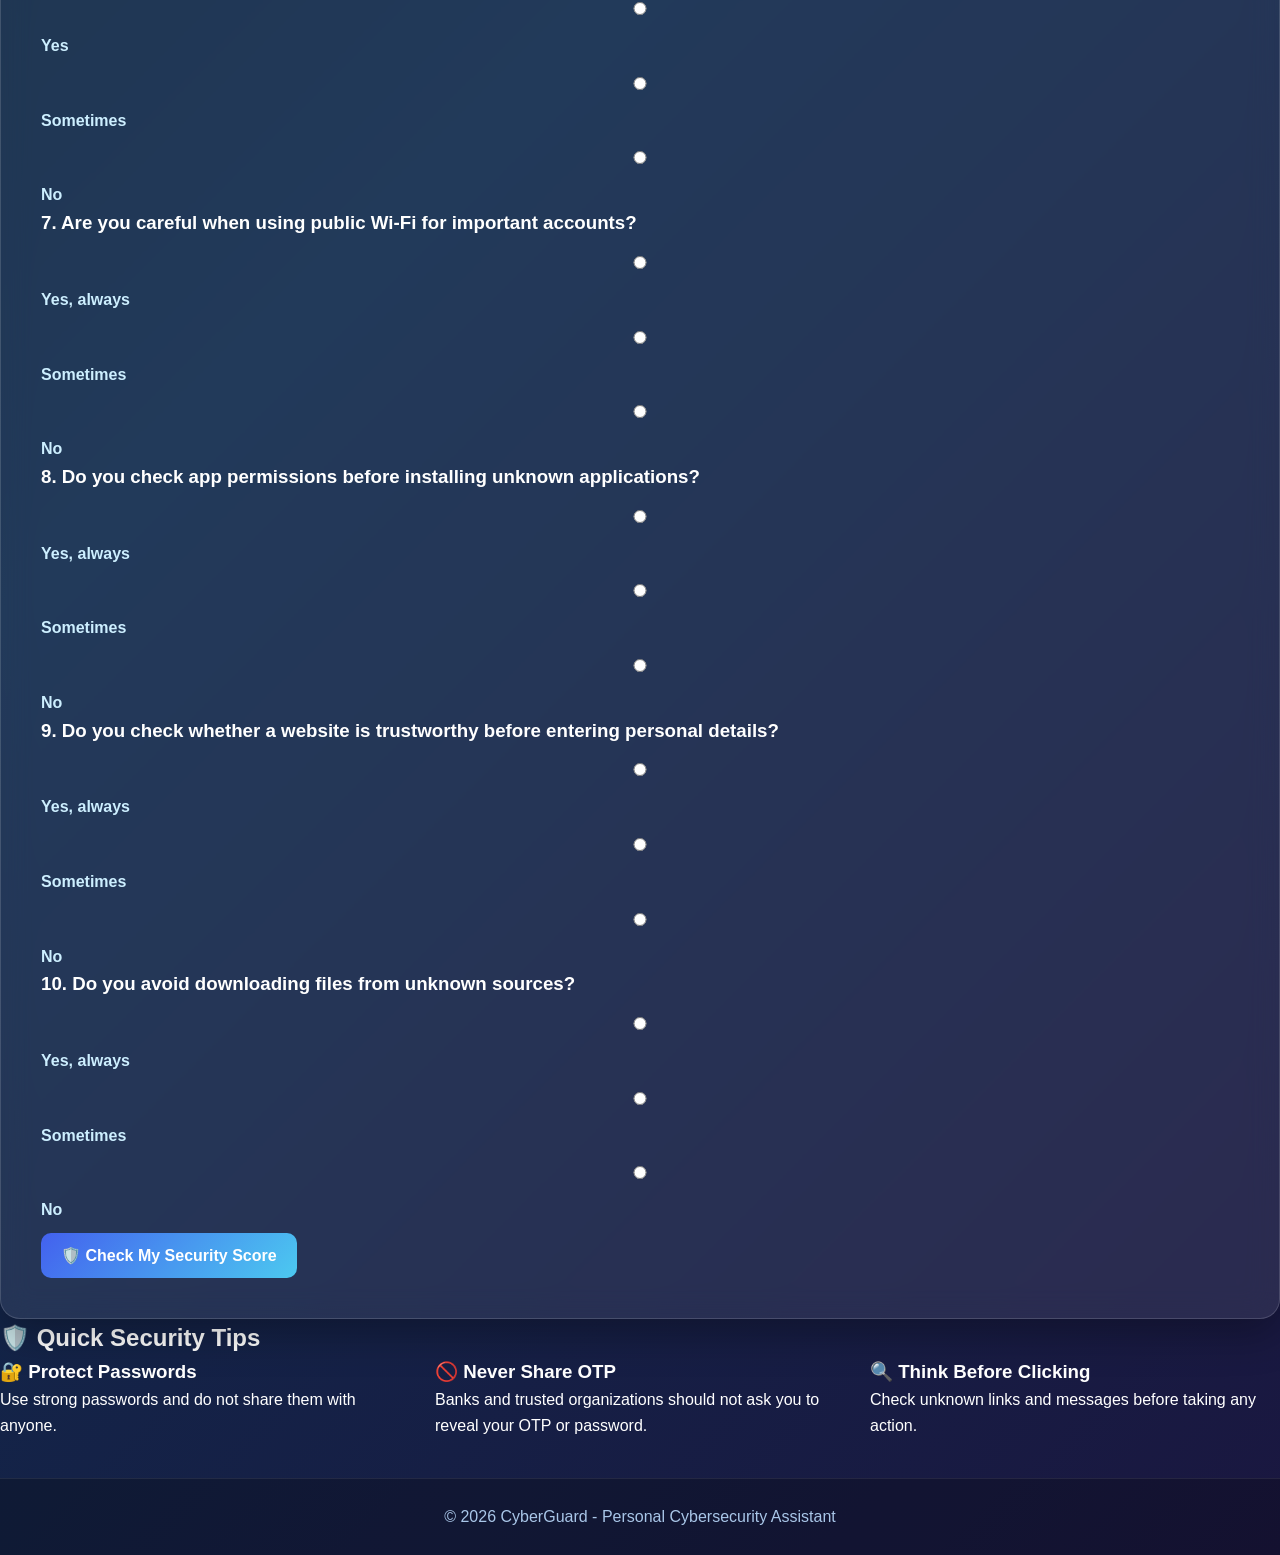
<file: security-checkup.html>
<!DOCTYPE html>
<html lang="en">

<head>
    <meta charset="UTF-8">
    <meta name="viewport" content="width=device-width, initial-scale=1.0">

    <title>Security Checkup - CyberGuard</title>

    <link rel="stylesheet" href="style.css">
</head>

<body>

    <!-- NAVIGATION -->

    <nav class="navbar">

        <div class="logo">
            🛡️ CyberGuard
        </div>

        <div class="nav-links">
            <a href="dashboard.html">Dashboard</a>
            <a href="url-checker.html">URL Checker</a>
            <a href="message-checker.html">Message</a>
            <a href="email-checker.html">Email</a>
            <a href="payment-checker.html">Payment</a>
            <a href="security-checkup.html" class="active">Checkup</a>
        </div>

    </nav>


    <!-- MAIN CONTENT -->

    <main class="checker-page">

        <!-- PAGE HEADER -->

        <div class="page-header">

            <h1>🛡️ Personal Security Checkup</h1>

            <p>
                Answer a few simple questions and check your
                cybersecurity awareness and safety habits.
            </p>

        </div>


        <!-- CHECKUP CARD -->

        <section class="checker-card">

            <h2>🔐 Cybersecurity Safety Check</h2>

            <p class="description">
                Select the answer that best describes your usual
                online safety habits.
            </p>


            <form id="securityForm">


                <!-- QUESTION 1 -->

                <div class="question-box">

                    <h3>
                        1. Do you use strong and different passwords
                        for important accounts?
                    </h3>

                    <label>
                        <input
                            type="radio"
                            name="password"
                            value="10"
                            required
                        >
                        Yes, always
                    </label>

                    <label>
                        <input
                            type="radio"
                            name="password"
                            value="5"
                        >
                        Sometimes
                    </label>

                    <label>
                        <input
                            type="radio"
                            name="password"
                            value="0"
                        >
                        No
                    </label>

                </div>


                <!-- QUESTION 2 -->

                <div class="question-box">

                    <h3>
                        2. Do you avoid sharing OTP, PIN,
                        passwords, and CVV?
                    </h3>

                    <label>
                        <input
                            type="radio"
                            name="otp"
                            value="10"
                            required
                        >
                        Yes, always
                    </label>

                    <label>
                        <input
                            type="radio"
                            name="otp"
                            value="5"
                        >
                        Sometimes
                    </label>

                    <label>
                        <input
                            type="radio"
                            name="otp"
                            value="0"
                        >
                        No
                    </label>

                </div>


                <!-- QUESTION 3 -->

                <div class="question-box">

                    <h3>
                        3. Do you check suspicious links before
                        opening them?
                    </h3>

                    <label>
                        <input
                            type="radio"
                            name="links"
                            value="10"
                            required
                        >
                        Yes, always
                    </label>

                    <label>
                        <input
                            type="radio"
                            name="links"
                            value="5"
                        >
                        Sometimes
                    </label>

                    <label>
                        <input
                            type="radio"
                            name="links"
                            value="0"
                        >
                        No
                    </label>

                </div>


                <!-- QUESTION 4 -->

                <div class="question-box">

                    <h3>
                        4. Do you verify unexpected messages
                        before responding or making payments?
                    </h3>

                    <label>
                        <input
                            type="radio"
                            name="messages"
                            value="10"
                            required
                        >
                        Yes, always
                    </label>

                    <label>
                        <input
                            type="radio"
                            name="messages"
                            value="5"
                        >
                        Sometimes
                    </label>

                    <label>
                        <input
                            type="radio"
                            name="messages"
                            value="0"
                        >
                        No
                    </label>

                </div>


                <!-- QUESTION 5 -->

                <div class="question-box">

                    <h3>
                        5. Do you keep your phone and important
                        applications updated?
                    </h3>

                    <label>
                        <input
                            type="radio"
                            name="updates"
                            value="10"
                            required
                        >
                        Yes, regularly
                    </label>

                    <label>
                        <input
                            type="radio"
                            name="updates"
                            value="5"
                        >
                        Sometimes
                    </label>

                    <label>
                        <input
                            type="radio"
                            name="updates"
                            value="0"
                        >
                        No
                    </label>

                </div>


                <!-- QUESTION 6 -->

                <div class="question-box">

                    <h3>
                        6. Do you use two-factor authentication
                        when it is available?
                    </h3>

                    <label>
                        <input
                            type="radio"
                            name="twofactor"
                            value="10"
                            required
                        >
                        Yes
                    </label>

                    <label>
                        <input
                            type="radio"
                            name="twofactor"
                            value="5"
                        >
                        Sometimes
                    </label>

                    <label>
                        <input
                            type="radio"
                            name="twofactor"
                            value="0"
                        >
                        No
                    </label>

                </div>


                <!-- QUESTION 7 -->

                <div class="question-box">

                    <h3>
                        7. Are you careful when using public Wi-Fi
                        for important accounts?
                    </h3>

                    <label>
                        <input
                            type="radio"
                            name="wifi"
                            value="10"
                            required
                        >
                        Yes, always
                    </label>

                    <label>
                        <input
                            type="radio"
                            name="wifi"
                            value="5"
                        >
                        Sometimes
                    </label>

                    <label>
                        <input
                            type="radio"
                            name="wifi"
                            value="0"
                        >
                        No
                    </label>

                </div>


                <!-- QUESTION 8 -->

                <div class="question-box">

                    <h3>
                        8. Do you check app permissions before
                        installing unknown applications?
                    </h3>

                    <label>
                        <input
                            type="radio"
                            name="apps"
                            value="10"
                            required
                        >
                        Yes, always
                    </label>

                    <label>
                        <input
                            type="radio"
                            name="apps"
                            value="5"
                        >
                        Sometimes
                    </label>

                    <label>
                        <input
                            type="radio"
                            name="apps"
                            value="0"
                        >
                        No
                    </label>

                </div>


                <!-- QUESTION 9 -->

                <div class="question-box">

                    <h3>
                        9. Do you check whether a website is
                        trustworthy before entering personal details?
                    </h3>

                    <label>
                        <input
                            type="radio"
                            name="website"
                            value="10"
                            required
                        >
                        Yes, always
                    </label>

                    <label>
                        <input
                            type="radio"
                            name="website"
                            value="5"
                        >
                        Sometimes
                    </label>

                    <label>
                        <input
                            type="radio"
                            name="website"
                            value="0"
                        >
                        No
                    </label>

                </div>


                <!-- QUESTION 10 -->

                <div class="question-box">

                    <h3>
                        10. Do you avoid downloading files
                        from unknown sources?
                    </h3>

                    <label>
                        <input
                            type="radio"
                            name="downloads"
                            value="10"
                            required
                        >
                        Yes, always
                    </label>

                    <label>
                        <input
                            type="radio"
                            name="downloads"
                            value="5"
                        >
                        Sometimes
                    </label>

                    <label>
                        <input
                            type="radio"
                            name="downloads"
                            value="0"
                        >
                        No
                    </label>

                </div>


                <!-- BUTTON -->

                <button
                    type="submit"
                    class="analyze-btn"
                >
                    🛡️ Check My Security Score
                </button>

            </form>

        </section>


        <!-- RESULT -->

        <section
            id="securityResult"
            class="result-card"
            style="display: none;"
        >

            <div class="result-header">

                <h2>
                    🛡️ Your Security Checkup Result
                </h2>

                <span
                    id="securityBadge"
                    class="risk-badge"
                >
                    ANALYZING
                </span>

            </div>


            <!-- SCORE -->

            <div class="score-section">

                <h3>
                    Your Security Score
                </h3>

                <div class="score-number">

                    <span id="securityScore">
                        0
                    </span>

                    <span class="score-total">
                        / 100
                    </span>

                </div>


                <div class="risk-meter">

                    <div
                        id="securityMeter"
                        class="risk-meter-fill"
                        style="width: 0%;"
                    >
                    </div>

                </div>

            </div>


            <!-- LEVEL -->

            <div class="result-item">

                <h3>
                    🔐 Security Level
                </h3>

                <p id="securityLevel">
                    -
                </p>

            </div>


            <!-- ADVICE -->

            <div class="result-item">

                <h3>
                    💡 Security Recommendations
                </h3>

                <ul id="securityAdvice">

                    <li>
                        Complete the checkup to see recommendations.
                    </li>

                </ul>

            </div>


            <!-- CLOSE -->

            <button
                type="button"
                class="secondary-btn"
                onclick="closeSecurityResult()"
            >
                Close Result
            </button>

        </section>


        <!-- TIPS -->

        <section class="tips-card">

            <h2>
                🛡️ Quick Security Tips
            </h2>

            <div class="tips-grid">

                <div class="tip">

                    <h3>
                        🔐 Protect Passwords
                    </h3>

                    <p>
                        Use strong passwords and do not share
                        them with anyone.
                    </p>

                </div>


                <div class="tip">

                    <h3>
                        🚫 Never Share OTP
                    </h3>

                    <p>
                        Banks and trusted organizations should not
                        ask you to reveal your OTP or password.
                    </p>

                </div>


                <div class="tip">

                    <h3>
                        🔍 Think Before Clicking
                    </h3>

                    <p>
                        Check unknown links and messages before
                        taking any action.
                    </p>

                </div>

            </div>

        </section>

    </main>


    <!-- FOOTER -->

    <footer>

        <p>
            © 2026 CyberGuard -
            Personal Cybersecurity Assistant
        </p>

    </footer>


    <!-- JAVASCRIPT -->

    <script src="script.js"></script>


    <!-- SECURITY CHECKUP LOGIC -->

    <script>

        document.addEventListener(
            "DOMContentLoaded",
            function () {

                const securityForm =
                    document.getElementById(
                        "securityForm"
                    );

                if (securityForm) {

                    securityForm.addEventListener(
                        "submit",
                        function (event) {

                            event.preventDefault();

                            checkSecurity();

                        }
                    );

                }

            }
        );


        function checkSecurity() {

            const form =
                document.getElementById(
                    "securityForm"
                );


            const formData =
                new FormData(form);


            let totalScore = 0;


            for (
                const value of formData.values()
            ) {

                totalScore +=
                    parseInt(value);

            }


            const securityScore =
                document.getElementById(
                    "securityScore"
                );

            const securityBadge =
                document.getElementById(
                    "securityBadge"
                );

            const securityLevel =
                document.getElementById(
                    "securityLevel"
                );

            const securityMeter =
                document.getElementById(
                    "securityMeter"
                );

            const securityResult =
                document.getElementById(
                    "securityResult"
                );


            securityScore.textContent =
                totalScore;


            securityMeter.style.width =
                totalScore + "%";


            let level = "";

            let advice = [];


            if (totalScore >= 80) {

                level =
                    "EXCELLENT SECURITY";

                advice = [

                    "Your cybersecurity habits are strong.",

                    "Continue using strong and unique passwords.",

                    "Keep your devices and applications updated.",

                    "Continue verifying suspicious messages and links."

                ];

            }

            else if (totalScore >= 60) {

                level =
                    "GOOD SECURITY";

                advice = [

                    "Your cybersecurity habits are generally good.",

                    "Improve the areas where you selected Sometimes.",

                    "Use two-factor authentication whenever possible.",

                    "Continue checking suspicious links and messages."

                ];

            }

            else if (totalScore >= 40) {

                level =
                    "MODERATE SECURITY";

                advice = [

                    "Some of your online habits need improvement.",

                    "Avoid sharing sensitive information.",

                    "Use stronger and unique passwords.",

                    "Be more careful with unknown links and downloads."

                ];

            }

            else {

                level =
                    "NEEDS IMPROVEMENT";

                advice = [

                    "Your cybersecurity habits need immediate improvement.",

                    "Never share OTP, PIN, CVV, or passwords.",

                    "Use strong passwords for important accounts.",

                    "Verify messages before making payments.",

                    "Avoid unknown links and suspicious downloads."

                ];

            }


            securityBadge.textContent =
                level;


            securityLevel.textContent =
                level;


            const adviceList =
                document.getElementById(
                    "securityAdvice"
                );


            adviceList.innerHTML =
                "";


            advice.forEach(
                function (item) {

                    const li =
                        document.createElement(
                            "li"
                        );

                    li.textContent =
                        item;

                    adviceList.appendChild(
                        li
                    );

                }
            );


            securityResult.style.display =
                "block";


            securityResult.scrollIntoView({

                behavior: "smooth",

                block: "start"

            });

        }


        function closeSecurityResult() {

            const result =
                document.getElementById(
                    "securityResult"
                );

            result.style.display =
                "none";

        }

    </script>

</body>

</html>
</file>
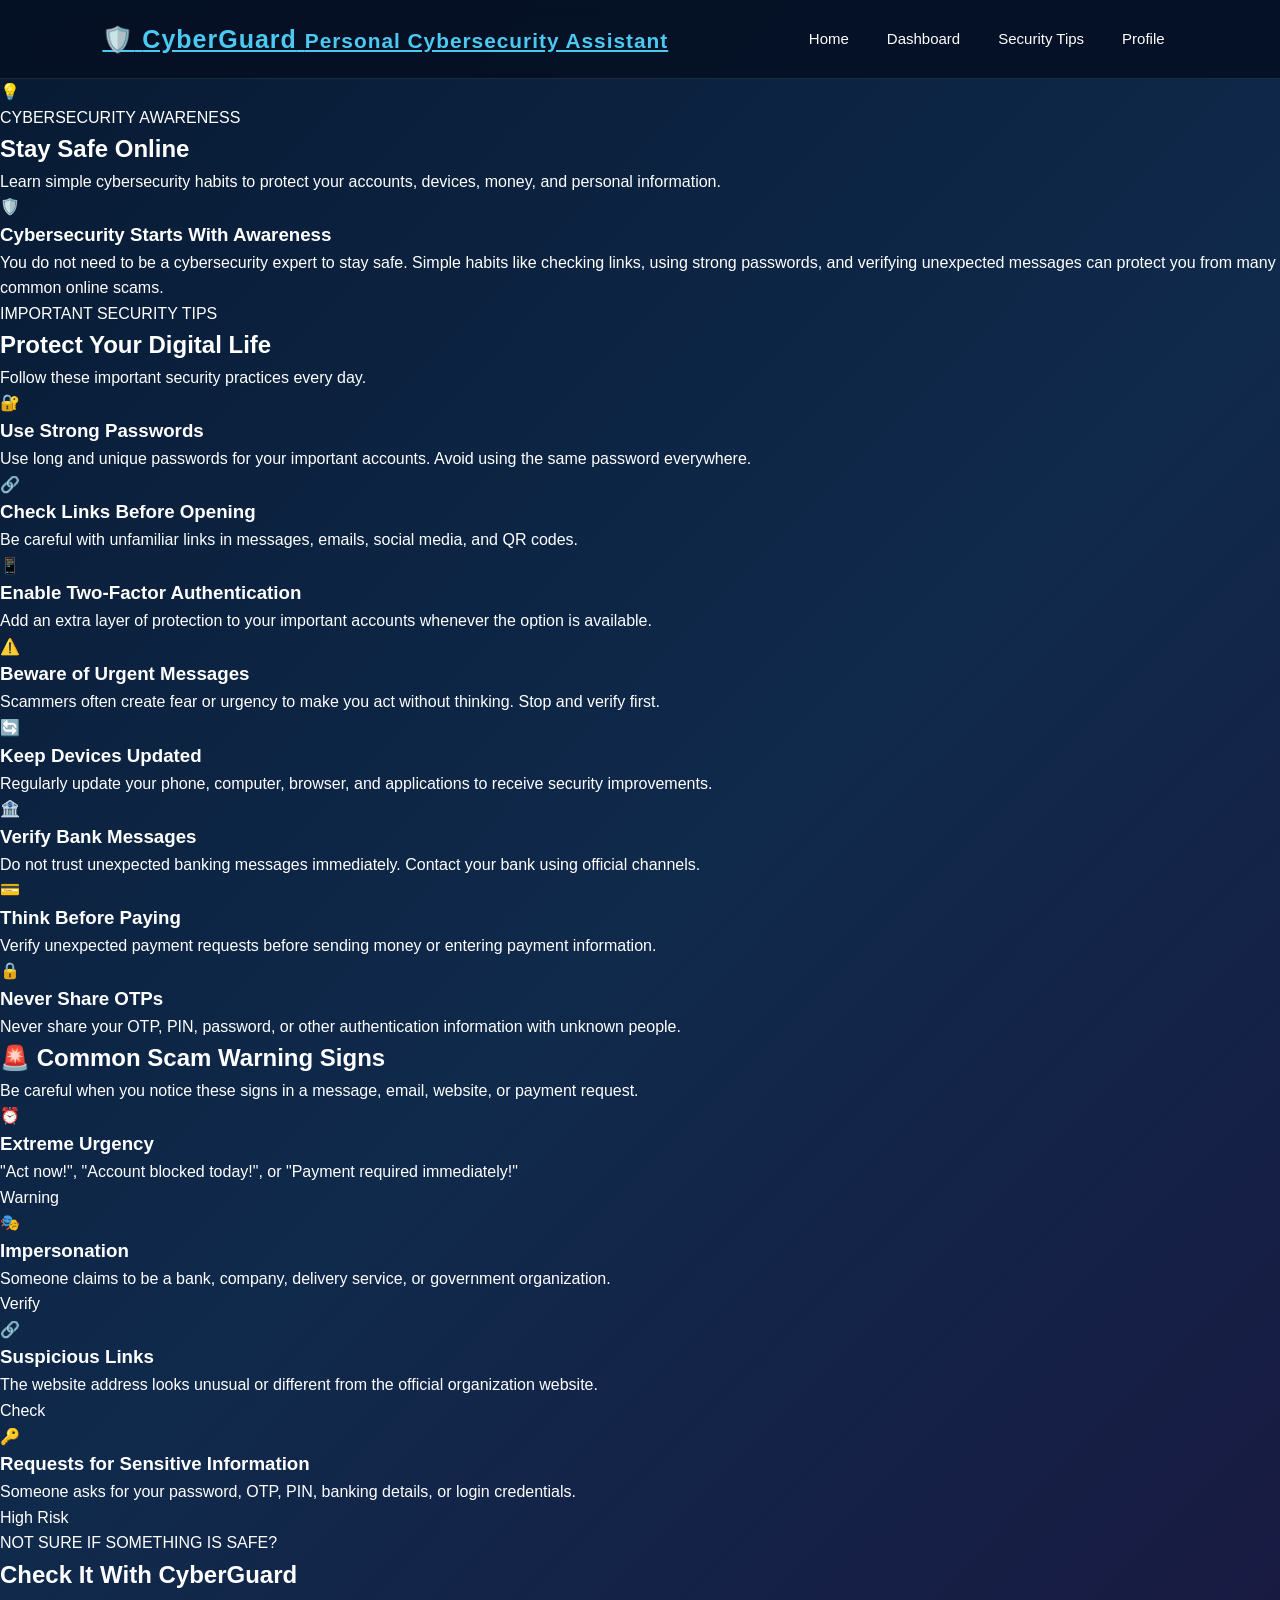
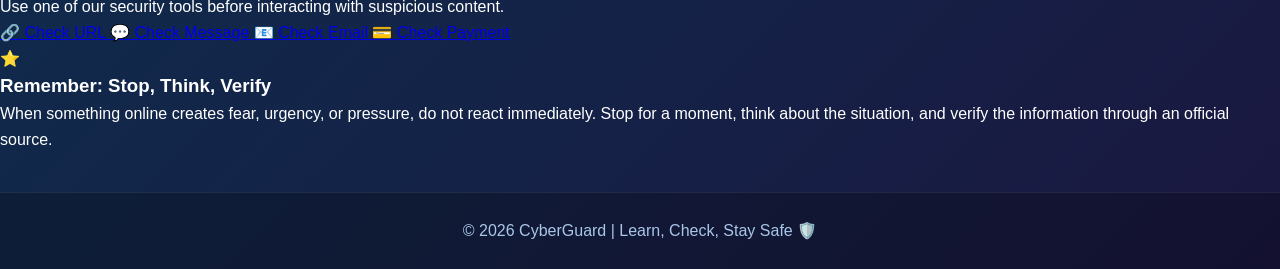
<file: security-tips.html>
<!DOCTYPE html>
<html lang="en">

<head>
    <meta charset="UTF-8">
    <meta name="viewport" content="width=device-width, initial-scale=1.0">

    <title>Security Tips | CyberGuard</title>

    <link rel="stylesheet" href="style.css">
</head>

<body class="tool-page-body">

    <!-- Navigation -->
    <nav class="navbar">

        <a href="index.html" class="logo">

            <span class="logo-icon">🛡️</span>

            <span class="logo-text">
                <strong>CyberGuard</strong>
                <small>Personal Cybersecurity Assistant</small>
            </span>

        </a>

        <div class="nav-links">
            <a href="index.html">Home</a>
            <a href="dashboard.html">Dashboard</a>
            <a href="security-tips.html" class="active">Security Tips</a>
            <a href="profile.html" class="nav-login">Profile</a>
        </div>

    </nav>


    <!-- Header -->
    <section class="tool-header">

        <div class="tool-header-icon">
            💡
        </div>

        <div>

            <span class="section-tag">
                CYBERSECURITY AWARENESS
            </span>

            <h1>Stay Safe Online</h1>

            <p>
                Learn simple cybersecurity habits to protect your accounts,
                devices, money, and personal information.
            </p>

        </div>

    </section>


    <!-- Main Content -->
    <main class="tool-container">


        <!-- Introduction -->
        <section class="security-warning">

            <div class="warning-icon">
                🛡️
            </div>

            <div>

                <h3>Cybersecurity Starts With Awareness</h3>

                <p>
                    You do not need to be a cybersecurity expert to stay safe.
                    Simple habits like checking links, using strong passwords,
                    and verifying unexpected messages can protect you from
                    many common online scams.
                </p>

            </div>

        </section>


        <!-- Tips Section -->
        <section class="examples-section">

            <div class="section-heading">

                <span class="section-tag">
                    IMPORTANT SECURITY TIPS
                </span>

                <h2>Protect Your Digital Life</h2>

                <p>
                    Follow these important security practices every day.
                </p>

            </div>


            <div class="example-grid">


                <!-- Tip 1 -->
                <div class="example-card">

                    <div class="example-icon">
                        🔐
                    </div>

                    <h3>Use Strong Passwords</h3>

                    <p>
                        Use long and unique passwords for your important
                        accounts. Avoid using the same password everywhere.
                    </p>

                </div>


                <!-- Tip 2 -->
                <div class="example-card">

                    <div class="example-icon">
                        🔗
                    </div>

                    <h3>Check Links Before Opening</h3>

                    <p>
                        Be careful with unfamiliar links in messages,
                        emails, social media, and QR codes.
                    </p>

                </div>


                <!-- Tip 3 -->
                <div class="example-card">

                    <div class="example-icon">
                        📱
                    </div>

                    <h3>Enable Two-Factor Authentication</h3>

                    <p>
                        Add an extra layer of protection to your important
                        accounts whenever the option is available.
                    </p>

                </div>


                <!-- Tip 4 -->
                <div class="example-card">

                    <div class="example-icon">
                        ⚠️
                    </div>

                    <h3>Beware of Urgent Messages</h3>

                    <p>
                        Scammers often create fear or urgency to make you
                        act without thinking. Stop and verify first.
                    </p>

                </div>


                <!-- Tip 5 -->
                <div class="example-card">

                    <div class="example-icon">
                        🔄
                    </div>

                    <h3>Keep Devices Updated</h3>

                    <p>
                        Regularly update your phone, computer, browser,
                        and applications to receive security improvements.
                    </p>

                </div>


                <!-- Tip 6 -->
                <div class="example-card">

                    <div class="example-icon">
                        🏦
                    </div>

                    <h3>Verify Bank Messages</h3>

                    <p>
                        Do not trust unexpected banking messages immediately.
                        Contact your bank using official channels.
                    </p>

                </div>


                <!-- Tip 7 -->
                <div class="example-card">

                    <div class="example-icon">
                        💳
                    </div>

                    <h3>Think Before Paying</h3>

                    <p>
                        Verify unexpected payment requests before sending
                        money or entering payment information.
                    </p>

                </div>


                <!-- Tip 8 -->
                <div class="example-card">

                    <div class="example-icon">
                        🔒
                    </div>

                    <h3>Never Share OTPs</h3>

                    <p>
                        Never share your OTP, PIN, password, or other
                        authentication information with unknown people.
                    </p>

                </div>

            </div>

        </section>


        <!-- Scam Warning Signs -->
        <section class="analysis-card">

            <div class="analysis-card-header">

                <div>

                    <h2>🚨 Common Scam Warning Signs</h2>

                    <p>
                        Be careful when you notice these signs in a message,
                        email, website, or payment request.
                    </p>

                </div>

            </div>


            <div class="security-status-list">


                <div class="status-item">

                    <div class="status-icon orange-status">
                        ⏰
                    </div>

                    <div class="status-details">

                        <h3>Extreme Urgency</h3>

                        <p>
                            "Act now!", "Account blocked today!", or
                            "Payment required immediately!"
                        </p>

                    </div>

                    <span class="status-attention">
                        Warning
                    </span>

                </div>


                <div class="status-item">

                    <div class="status-icon red-status">
                        🎭
                    </div>

                    <div class="status-details">

                        <h3>Impersonation</h3>

                        <p>
                            Someone claims to be a bank, company,
                            delivery service, or government organization.
                        </p>

                    </div>

                    <span class="status-attention">
                        Verify
                    </span>

                </div>


                <div class="status-item">

                    <div class="status-icon yellow-status">
                        🔗
                    </div>

                    <div class="status-details">

                        <h3>Suspicious Links</h3>

                        <p>
                            The website address looks unusual or different
                            from the official organization website.
                        </p>

                    </div>

                    <span class="status-warning">
                        Check
                    </span>

                </div>


                <div class="status-item">

                    <div class="status-icon red-status">
                        🔑
                    </div>

                    <div class="status-details">

                        <h3>Requests for Sensitive Information</h3>

                        <p>
                            Someone asks for your password, OTP, PIN,
                            banking details, or login credentials.
                        </p>

                    </div>

                    <span class="status-attention">
                        High Risk
                    </span>

                </div>

            </div>

        </section>


        <!-- Quick Action -->
        <section class="analysis-card quick-action-card">

            <div class="section-heading">

                <span class="section-tag">
                    NOT SURE IF SOMETHING IS SAFE?
                </span>

                <h2>Check It With CyberGuard</h2>

                <p>
                    Use one of our security tools before interacting
                    with suspicious content.
                </p>

            </div>


            <div class="quick-action-buttons">

                <a href="url-checker.html" class="primary-action-btn">
                    🔗 Check URL
                </a>

                <a href="message-checker.html" class="secondary-action-btn">
                    💬 Check Message
                </a>

                <a href="email-checker.html" class="secondary-action-btn">
                    📧 Check Email
                </a>

                <a href="payment-checker.html" class="secondary-action-btn">
                    💳 Check Payment
                </a>

            </div>

        </section>


        <!-- Final Reminder -->
        <section class="security-warning">

            <div class="warning-icon">
                ⭐
            </div>

            <div>

                <h3>Remember: Stop, Think, Verify</h3>

                <p>
                    When something online creates fear, urgency, or pressure,
                    do not react immediately. Stop for a moment, think about
                    the situation, and verify the information through an
                    official source.
                </p>

            </div>

        </section>

    </main>


    <!-- Footer -->
    <footer>

        <p>
            © 2026 CyberGuard | Learn, Check, Stay Safe 🛡️
        </p>

    </footer>


    <script src="script.js"></script>

</body>

</html>
</file>
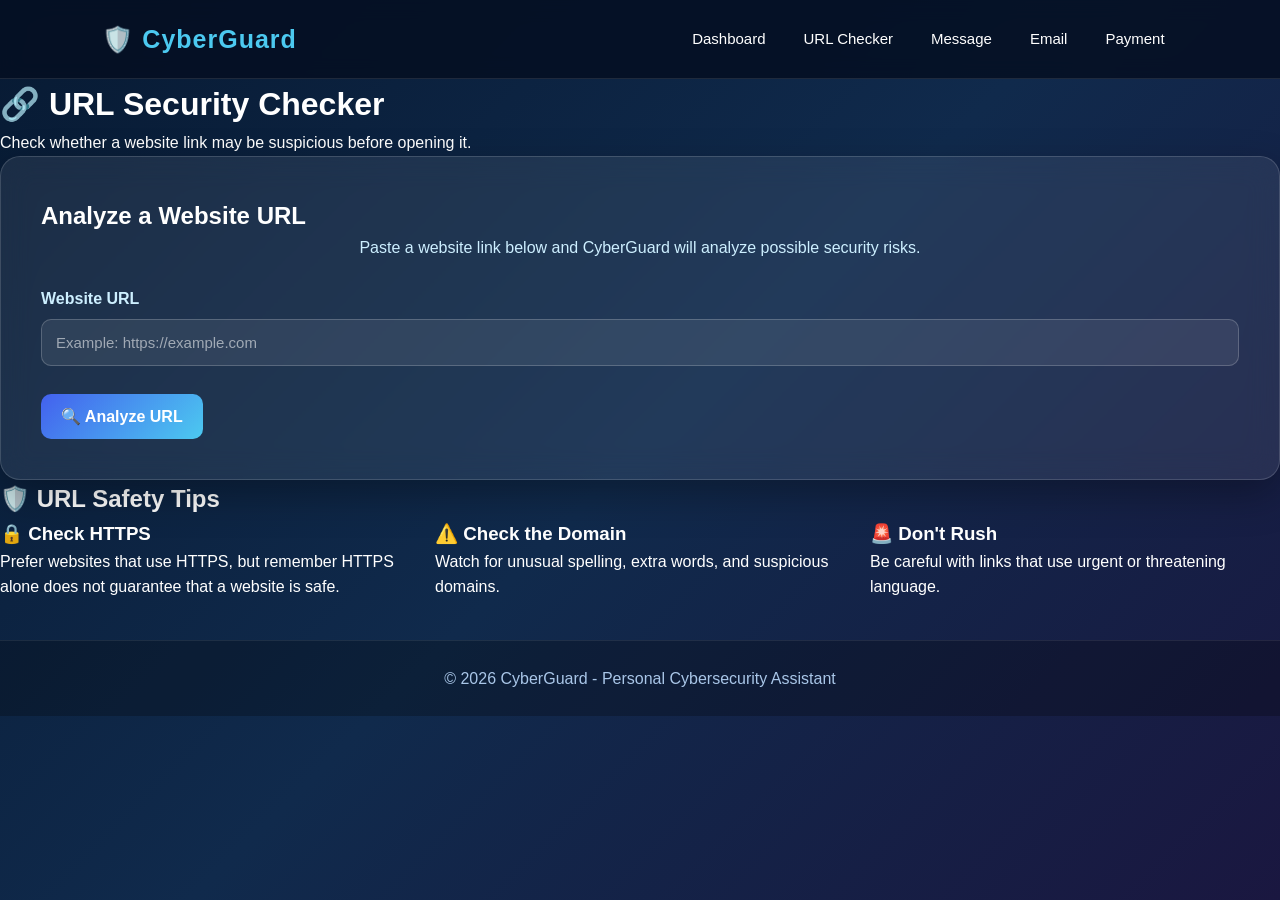
<file: url-checker.html>
<!DOCTYPE html>
<html lang="en">

<head>
    <meta charset="UTF-8">
    <meta name="viewport" content="width=device-width, initial-scale=1.0">

    <title>URL Security Checker - CyberGuard</title>

    <link rel="stylesheet" href="style.css">
</head>

<body>

    <!-- NAVIGATION -->

    <nav class="navbar">

        <div class="logo">
            🛡️ CyberGuard
        </div>

        <div class="nav-links">
            <a href="dashboard.html">Dashboard</a>
            <a href="url-checker.html" class="active">URL Checker</a>
            <a href="message-checker.html">Message</a>
            <a href="email-checker.html">Email</a>
            <a href="payment-checker.html">Payment</a>
        </div>

    </nav>


    <!-- MAIN CONTENT -->

    <main class="checker-page">

        <div class="page-header">

            <h1>🔗 URL Security Checker</h1>

            <p>
                Check whether a website link may be suspicious
                before opening it.
            </p>

        </div>


        <!-- URL CHECKER CARD -->

        <section class="checker-card">

            <h2>Analyze a Website URL</h2>

            <p class="description">
                Paste a website link below and CyberGuard
                will analyze possible security risks.
            </p>


            <!-- IMPORTANT:
                 FORM HAS NO NORMAL SUBMIT ACTION
                 JAVASCRIPT PREVENTS PAGE RELOAD
            -->

            <form id="urlForm">

                <div class="input-group">

                    <label for="urlInput">
                        Website URL
                    </label>

                    <input
                        type="text"
                        id="urlInput"
                        placeholder="Example: https://example.com"
                        autocomplete="off"
                        required
                    >

                </div>


                <button
                    type="submit"
                    class="analyze-btn"
                >
                    🔍 Analyze URL
                </button>

            </form>

        </section>


        <!-- RESULT SECTION -->

        <section
            id="urlResult"
            class="result-card"
            style="display: none;"
        >

            <div class="result-header">

                <h2>
                    🛡️ Security Analysis Result
                </h2>

                <span
                    id="urlRiskBadge"
                    class="risk-badge"
                >
                    ANALYZING
                </span>

            </div>


            <!-- CHECKED URL -->

            <div class="result-item">

                <h3>
                    🔗 Checked URL
                </h3>

                <p id="checkedURL">
                    -
                </p>

            </div>


            <!-- RISK SCORE -->

            <div class="score-section">

                <h3>
                    Risk Score
                </h3>

                <div class="score-number">

                    <span id="urlScore">
                        0
                    </span>

                    <span class="score-total">
                        / 100
                    </span>

                </div>


                <!-- RISK METER -->

                <div class="risk-meter">

                    <div
                        id="urlMeter"
                        class="risk-meter-fill"
                        style="width: 0%;"
                    >
                    </div>

                </div>

            </div>


            <!-- DETECTED RISKS -->

            <div class="result-item">

                <h3>
                    ⚠️ Risks Detected
                </h3>

                <ul id="urlRisks">

                    <li>
                        Analysis will appear here.
                    </li>

                </ul>

            </div>


            <!-- RECOMMENDATIONS -->

            <div class="result-item">

                <h3>
                    💡 Security Recommendations
                </h3>

                <ul id="urlRecommendations">

                    <li>
                        Recommendations will appear here.
                    </li>

                </ul>

            </div>


            <!-- CLOSE BUTTON -->

            <button
                type="button"
                class="secondary-btn"
                onclick="clearResult('urlResult')"
            >
                Close Result
            </button>

        </section>


        <!-- SECURITY TIPS -->

        <section class="tips-card">

            <h2>
                🛡️ URL Safety Tips
            </h2>

            <div class="tips-grid">

                <div class="tip">

                    <h3>🔒 Check HTTPS</h3>

                    <p>
                        Prefer websites that use HTTPS,
                        but remember HTTPS alone does not
                        guarantee that a website is safe.
                    </p>

                </div>


                <div class="tip">

                    <h3>⚠️ Check the Domain</h3>

                    <p>
                        Watch for unusual spelling,
                        extra words, and suspicious domains.
                    </p>

                </div>


                <div class="tip">

                    <h3>🚨 Don't Rush</h3>

                    <p>
                        Be careful with links that use
                        urgent or threatening language.
                    </p>

                </div>

            </div>

        </section>

    </main>


    <!-- FOOTER -->

    <footer>

        <p>
            © 2026 CyberGuard -
            Personal Cybersecurity Assistant
        </p>

    </footer>


    <!-- JAVASCRIPT -->

    <script src="script.js"></script>


    <!-- FORM SUBMIT HANDLER -->

    <script>

        document.addEventListener(
            "DOMContentLoaded",
            function () {

                const urlForm =
                    document.getElementById(
                        "urlForm"
                    );

                if (urlForm) {

                    urlForm.addEventListener(
                        "submit",
                        async function (event) {

                            // STOP PAGE RELOAD
                            event.preventDefault();

                            // RUN URL ANALYSIS
                            await checkURL();

                        }
                    );

                }

            }
        );

    </script>

</body>

</html>
</file>
<file: style.css>
/* =========================================
   CYBERGUARD - COMPLETE STYLE.CSS
========================================= */


/* =========================================
   GLOBAL STYLES
========================================= */

* {
    margin: 0;
    padding: 0;
    box-sizing: border-box;
}


html {
    scroll-behavior: smooth;
}


body {
    font-family: Arial, sans-serif;
    min-height: 100vh;

    background: linear-gradient(
        135deg,
        #071a33,
        #102a4c,
        #1a1740
    );

    color: white;
    line-height: 1.6;
}


/* =========================================
   NAVBAR
========================================= */

.navbar {
    display: flex;
    justify-content: space-between;
    align-items: center;

    padding: 18px 8%;

    background: rgba(5, 15, 35, 0.88);

    backdrop-filter: blur(10px);

    border-bottom: 1px solid
        rgba(255, 255, 255, 0.1);

    position: sticky;
    top: 0;

    z-index: 1000;
}


.logo {
    font-size: 25px;
    font-weight: bold;

    color: #4cc9f0;

    letter-spacing: 1px;
}


.nav-links {
    display: flex;
    align-items: center;

    gap: 12px;

    flex-wrap: wrap;
}


.nav-links a {
    color: white;

    text-decoration: none;

    font-size: 15px;

    padding: 9px 13px;

    border-radius: 8px;

    transition: 0.3s;
}


.nav-links a:hover {
    background: rgba(76, 201, 240, 0.15);

    color: #4cc9f0;

    transform: translateY(-2px);
}


/* =========================================
   BUTTONS
========================================= */

button {
    border: none;

    padding: 13px 20px;

    border-radius: 10px;

    cursor: pointer;

    font-size: 16px;

    font-weight: bold;

    color: white;

    background: linear-gradient(
        135deg,
        #4361ee,
        #4cc9f0
    );

    transition: 0.3s;

    margin-top: 10px;
}


button:hover {
    transform: translateY(-3px);

    box-shadow:
        0 8px 20px
        rgba(76, 201, 240, 0.35);
}


button:active {
    transform: scale(0.97);
}


/* =========================================
   INPUT FIELDS
========================================= */

input,
textarea,
select {
    width: 100%;

    padding: 14px;

    margin-top: 8px;
    margin-bottom: 18px;

    border-radius: 10px;

    border: 1px solid
        rgba(255, 255, 255, 0.2);

    background:
        rgba(255, 255, 255, 0.08);

    color: white;

    font-size: 15px;

    outline: none;

    transition: 0.3s;
}


input:focus,
textarea:focus,
select:focus {
    border-color: #4cc9f0;

    box-shadow:
        0 0 12px
        rgba(76, 201, 240, 0.35);
}


input::placeholder,
textarea::placeholder {
    color:
        rgba(255, 255, 255, 0.55);
}


label {
    font-weight: bold;

    display: block;

    margin-top: 10px;

    color: #cdefff;
}


/* =========================================
   HOME PAGE - HERO
========================================= */

.hero-section {
    min-height: 75vh;

    display: flex;

    justify-content: center;
    align-items: center;

    gap: 80px;

    padding: 80px 10%;
}


.hero-content {
    max-width: 650px;
}


.hero-content h1 {
    font-size: 52px;

    color: #4cc9f0;

    margin-bottom: 20px;

    line-height: 1.2;
}


.hero-content p {
    font-size: 18px;

    color: #d6eaff;

    margin-bottom: 30px;
}


.hero-buttons {
    display: flex;

    gap: 15px;

    flex-wrap: wrap;
}


.hero-button {
    display: inline-block;

    text-decoration: none;

    color: white;

    padding: 14px 25px;

    border-radius: 10px;

    font-weight: bold;

    background: linear-gradient(
        135deg,
        #4361ee,
        #4cc9f0
    );

    transition: 0.3s;
}


.hero-button:hover {
    transform: translateY(-4px);

    box-shadow:
        0 10px 25px
        rgba(76, 201, 240, 0.35);
}


.secondary-button {
    background:
        rgba(255, 255, 255, 0.1);

    border: 1px solid #4cc9f0;
}


.hero-icon {
    font-size: 180px;

    animation:
        floatShield
        3s
        ease-in-out
        infinite;

    filter:
        drop-shadow(
            0 0 25px
            rgba(76, 201, 240, 0.5)
        );
}


@keyframes floatShield {

    0% {
        transform: translateY(0);
    }

    50% {
        transform: translateY(-20px);
    }

    100% {
        transform: translateY(0);
    }

}


/* =========================================
   HOME PAGE - FEATURES
========================================= */

.features-section {
    padding: 80px 10%;
}


.features-section h2 {
    text-align: center;

    font-size: 34px;

    color: #4cc9f0;

    margin-bottom: 50px;
}


.features-grid {
    display: grid;

    grid-template-columns:
        repeat(
            auto-fit,
            minmax(230px, 1fr)
        );

    gap: 25px;
}


.feature-card {
    padding: 30px;

    border-radius: 18px;

    text-align: center;

    background:
        rgba(255, 255, 255, 0.08);

    border: 1px solid
        rgba(255, 255, 255, 0.12);

    transition: 0.3s;

    box-shadow:
        0 8px 25px
        rgba(0, 0, 0, 0.15);
}


.feature-card:hover {
    transform: translateY(-8px);

    border-color: #4cc9f0;

    background:
        rgba(76, 201, 240, 0.1);

    box-shadow:
        0 15px 35px
        rgba(0, 0, 0, 0.25);
}


.feature-icon {
    font-size: 45px;

    margin-bottom: 15px;
}


.feature-card h3 {
    color: #4cc9f0;

    margin-bottom: 12px;
}


.feature-card p {
    color: #d6eaff;
}


/* =========================================
   WHY SECTION
========================================= */

.why-section {
    padding: 70px 10%;

    display: flex;

    justify-content: center;
}


.why-content {
    max-width: 850px;

    width: 100%;

    padding: 40px;

    border-radius: 20px;

    background:
        rgba(255, 255, 255, 0.07);

    border: 1px solid
        rgba(255, 255, 255, 0.1);
}


.why-content h2 {
    color: #4cc9f0;

    margin-bottom: 20px;

    font-size: 30px;
}


.why-content p {
    color: #d6eaff;

    margin-bottom: 25px;
}


.why-content ul {
    list-style: none;
}


.why-content li {
    margin-bottom: 15px;

    font-size: 17px;

    color: #e1f2ff;
}


/* =========================================
   CTA SECTION
========================================= */

.cta-section {
    text-align: center;

    padding: 80px 10%;
}


.cta-section h2 {
    color: #4cc9f0;

    font-size: 34px;

    margin-bottom: 15px;
}


.cta-section p {
    color: #d6eaff;

    margin-bottom: 30px;
}


/* =========================================
   MAIN CONTAINERS
========================================= */

.dashboard-container,
.history-container,
.profile-container {
    width: 90%;

    max-width: 1200px;

    margin: auto;

    padding: 50px 0;
}


/* =========================================
   DASHBOARD
========================================= */

.dashboard-welcome {
    text-align: center;

    padding: 45px 25px;

    margin-bottom: 40px;

    border-radius: 20px;

    background:
        linear-gradient(
            135deg,
            rgba(67, 97, 238, 0.25),
            rgba(76, 201, 240, 0.12)
        );

    border: 1px solid
        rgba(76, 201, 240, 0.25);

    box-shadow:
        0 10px 30px
        rgba(0, 0, 0, 0.2);
}


.dashboard-welcome h1 {
    font-size: 38px;

    color: #4cc9f0;

    margin-bottom: 12px;
}


.dashboard-welcome p {
    color: #d6eaff;

    font-size: 17px;
}


.dashboard-grid {
    display: grid;

    grid-template-columns:
        repeat(
            auto-fit,
            minmax(250px, 1fr)
        );

    gap: 25px;
}


/* =========================================
   DASHBOARD CARDS
========================================= */

.dashboard-card {
    text-decoration: none;

    color: white;

    padding: 30px 25px;

    border-radius: 18px;

    background:
        rgba(255, 255, 255, 0.08);

    backdrop-filter:
        blur(10px);

    border: 1px solid
        rgba(255, 255, 255, 0.12);

    transition: 0.35s;

    min-height: 230px;

    display: flex;

    flex-direction: column;

    justify-content: center;
}


.dashboard-card:hover {
    transform: translateY(-8px);

    background:
        rgba(76, 201, 240, 0.12);

    border-color: #4cc9f0;

    box-shadow:
        0 15px 30px
        rgba(0, 0, 0, 0.3);
}


.card-icon {
    font-size: 42px;

    margin-bottom: 15px;
}


.dashboard-card h2 {
    color: #4cc9f0;

    margin-bottom: 12px;

    font-size: 21px;
}


.dashboard-card p {
    color: #d6eaff;

    margin-bottom: 15px;
}


.dashboard-card span {
    color: #72efdd;

    font-weight: bold;
}


/* =========================================
   LOGIN AND REGISTER
========================================= */

.login-container,
.register-container {
    display: flex;

    justify-content: center;
    align-items: center;

    min-height: 85vh;

    padding: 30px;
}


.login-card,
.register-card {
    width: 100%;

    max-width: 450px;

    padding: 40px;

    border-radius: 20px;

    background:
        rgba(255, 255, 255, 0.08);

    backdrop-filter:
        blur(15px);

    border: 1px solid
        rgba(255, 255, 255, 0.15);

    box-shadow:
        0 15px 40px
        rgba(0, 0, 0, 0.35);
}


.login-card h1,
.register-card h1 {
    text-align: center;

    color: #4cc9f0;

    margin-bottom: 25px;
}


/* =========================================
   PROFILE PAGE
========================================= */

.profile-container {
    display: flex;

    justify-content: center;
    align-items: center;

    min-height: 80vh;
}


.profile-card {
    width: 100%;

    max-width: 550px;

    padding: 40px;

    border-radius: 20px;

    background:
        rgba(255, 255, 255, 0.08);

    backdrop-filter:
        blur(15px);

    border: 1px solid
        rgba(255, 255, 255, 0.15);

    box-shadow:
        0 15px 40px
        rgba(0, 0, 0, 0.35);
}


.profile-card h1 {
    text-align: center;

    color: #4cc9f0;

    margin-bottom: 10px;
}


.profile-subtitle {
    text-align: center;

    color: #cdefff;

    margin-bottom: 25px;
}


.logout-button {
    width: 100%;

    background:
        linear-gradient(
            135deg,
            #ef476f,
            #d90429
        );
}


/* =========================================
   HISTORY PAGE
========================================= */

.history-header {
    text-align: center;

    margin-bottom: 30px;
}


.history-header h1 {
    color: #4cc9f0;

    font-size: 36px;
}


.history-header p {
    color: #cdefff;

    margin-top: 10px;
}


.history-actions {
    display: flex;

    justify-content: center;

    gap: 15px;

    margin-bottom: 30px;

    flex-wrap: wrap;
}


.refresh-button {
    background:
        linear-gradient(
            135deg,
            #4361ee,
            #4cc9f0
        );
}


.clear-button {
    background:
        linear-gradient(
            135deg,
            #ef476f,
            #d90429
        );
}


.history-list {
    display: grid;

    grid-template-columns:
        repeat(
            auto-fit,
            minmax(300px, 1fr)
        );

    gap: 20px;
}


.history-card {
    padding: 25px;

    border-radius: 16px;

    background:
        rgba(255, 255, 255, 0.08);

    border: 1px solid
        rgba(255, 255, 255, 0.12);

    transition: 0.3s;
}


.history-card:hover {
    transform: translateY(-5px);

    border-color: #4cc9f0;

    box-shadow:
        0 10px 25px
        rgba(0, 0, 0, 0.25);
}


.history-card-header {
    display: flex;

    justify-content: space-between;
    align-items: center;

    gap: 10px;

    margin-bottom: 18px;
}


.history-card-header h2 {
    color: #4cc9f0;

    font-size: 20px;
}


.history-content {
    margin-bottom: 15px;
}


.history-content p {
    color: #d6eaff;

    margin-top: 8px;

    word-break: break-word;
}


.history-score {
    font-size: 17px;

    margin-bottom: 12px;
}


.history-time {
    color: #a9c6e8;

    font-size: 14px;
}


/* =========================================
   RISK LEVELS
========================================= */

.low-risk {
    background:
        rgba(46, 204, 113, 0.2);

    color: #72efdd;

    padding: 6px 10px;

    border-radius: 20px;

    font-size: 12px;

    font-weight: bold;
}


.suspicious-risk {
    background:
        rgba(255, 193, 7, 0.2);

    color: #ffd166;

    padding: 6px 10px;

    border-radius: 20px;

    font-size: 12px;

    font-weight: bold;
}


.high-risk {
    background:
        rgba(239, 71, 111, 0.2);

    color: #ff8fa3;

    padding: 6px 10px;

    border-radius: 20px;

    font-size: 12px;

    font-weight: bold;
}


/* =========================================
   EMPTY HISTORY
========================================= */

.empty-history {
    grid-column: 1 / -1;

    text-align: center;

    padding: 50px;

    border-radius: 18px;

    background:
        rgba(255, 255, 255, 0.07);
}


.empty-history h2 {
    color: #4cc9f0;

    margin-bottom: 15px;
}


.empty-history p {
    color: #cdefff;

    margin-bottom: 20px;
}


.empty-history a {
    display: inline-block;

    padding: 12px 20px;

    border-radius: 10px;

    text-decoration: none;

    color: white;

    background:
        linear-gradient(
            135deg,
            #4361ee,
            #4cc9f0
        );
}


/* =========================================
   CHECKER PAGES
========================================= */

.checker-container {
    width: 90%;

    max-width: 750px;

    margin: auto;

    padding: 60px 0;
}


.checker-card {
    padding: 40px;

    border-radius: 20px;

    background:
        rgba(255, 255, 255, 0.08);

    backdrop-filter:
        blur(15px);

    border: 1px solid
        rgba(255, 255, 255, 0.15);

    box-shadow:
        0 15px 40px
        rgba(0, 0, 0, 0.3);
}


.checker-card h1 {
    text-align: center;

    color: #4cc9f0;

    margin-bottom: 12px;
}


.checker-card > p {
    text-align: center;

    color: #cdefff;

    margin-bottom: 25px;
}


/* =========================================
   RESULT BOX
========================================= */

.result-box {
    margin-top: 25px;

    padding: 25px;

    border-radius: 15px;

    background:
        rgba(0, 0, 0, 0.2);

    border-left:
        4px solid #4cc9f0;

    animation:
        fadeIn
        0.5s
        ease;
}


.result-box h2 {
    color: #4cc9f0;

    margin-bottom: 12px;
}


.result-box h3 {
    margin-top: 18px;

    color: #72efdd;
}


.result-box ul {
    margin-left: 20px;

    margin-top: 10px;
}


.result-box li {
    margin-bottom: 8px;

    color: #d6eaff;
}


@keyframes fadeIn {

    from {
        opacity: 0;
        transform: translateY(10px);
    }

    to {
        opacity: 1;
        transform: translateY(0);
    }

}


/* =========================================
   SECURITY CHECKUP
========================================= */

.checkup-container {
    width: 90%;

    max-width: 800px;

    margin: auto;

    padding: 50px 0;
}


.question-card {
    padding: 25px;

    margin-bottom: 20px;

    border-radius: 15px;

    background:
        rgba(255, 255, 255, 0.08);

    border: 1px solid
        rgba(255, 255, 255, 0.12);

    transition: 0.3s;
}


.question-card:hover {
    border-color: #4cc9f0;

    transform: translateY(-3px);
}


.question-card h2 {
    color: #4cc9f0;

    font-size: 20px;

    margin-bottom: 15px;
}


/* =========================================
   SECURITY TIPS
========================================= */

.tips-container {
    width: 90%;

    max-width: 1100px;

    margin: auto;

    padding: 50px 0;
}


.tips-grid {
    display: grid;

    grid-template-columns:
        repeat(
            auto-fit,
            minmax(250px, 1fr)
        );

    gap: 25px;
}


.tip-card {
    padding: 25px;

    border-radius: 16px;

    background:
        rgba(255, 255, 255, 0.08);

    border: 1px solid
        rgba(255, 255, 255, 0.12);

    transition: 0.3s;
}


.tip-card:hover {
    transform: translateY(-6px);

    border-color: #4cc9f0;

    background:
        rgba(76, 201, 240, 0.1);
}


.tip-card h2 {
    color: #4cc9f0;

    margin-bottom: 12px;
}


.tip-card p {
    color: #d6eaff;
}


/* =========================================
   MESSAGE BOX
========================================= */

#message,
.history-message {
    text-align: center;

    margin-bottom: 15px;

    font-weight: bold;

    color: #72efdd;
}


/* =========================================
   LOGOUT NAV BUTTON
========================================= */

.logout-nav-button {
    background:
        linear-gradient(
            135deg,
            #ef476f,
            #d90429
        );

    border: none;

    color: white;

    padding: 9px 16px;

    border-radius: 8px;

    cursor: pointer;

    font-size: 14px;

    transition: 0.3s;
}


.logout-nav-button:hover {
    transform: translateY(-2px);
}


/* =========================================
   FOOTER
========================================= */

footer {
    text-align: center;

    padding: 25px;

    margin-top: 40px;

    background:
        rgba(0, 0, 0, 0.25);

    color: #a9c6e8;

    border-top: 1px solid
        rgba(255, 255, 255, 0.08);
}


/* =========================================
   SCROLLBAR
========================================= */

::-webkit-scrollbar {
    width: 8px;
}


::-webkit-scrollbar-track {
    background: #071a33;
}


::-webkit-scrollbar-thumb {
    background: #4361ee;

    border-radius: 10px;
}


/* =========================================
   MOBILE RESPONSIVE
========================================= */

@media (max-width: 768px) {


    .navbar {
        flex-direction: column;

        gap: 15px;

        padding: 18px;
    }


    .nav-links {
        justify-content: center;

        gap: 5px;
    }


    .nav-links a {
        font-size: 13px;

        padding: 7px 9px;
    }


    .hero-section {
        flex-direction: column;

        text-align: center;

        gap: 30px;

        padding: 60px 8%;
    }


    .hero-content h1 {
        font-size: 36px;
    }


    .hero-buttons {
        justify-content: center;
    }


    .hero-icon {
        font-size: 120px;
    }


    .features-section {
        padding: 60px 8%;
    }


    .features-section h2 {
        font-size: 28px;
    }


    .why-section {
        padding: 40px 8%;
    }


    .why-content {
        padding: 25px;
    }


    .dashboard-welcome h1 {
        font-size: 28px;
    }


    .dashboard-grid {
        grid-template-columns: 1fr;
    }


    .history-list {
        grid-template-columns: 1fr;
    }


    .profile-card,
    .login-card,
    .register-card,
    .checker-card {
        padding: 25px;
    }


    .history-card-header {
        flex-direction: column;

        align-items: flex-start;
    }


    .history-actions {
        flex-direction: column;

        align-items: center;
    }


    .history-actions button {
        width: 100%;
    }

}
</file>
